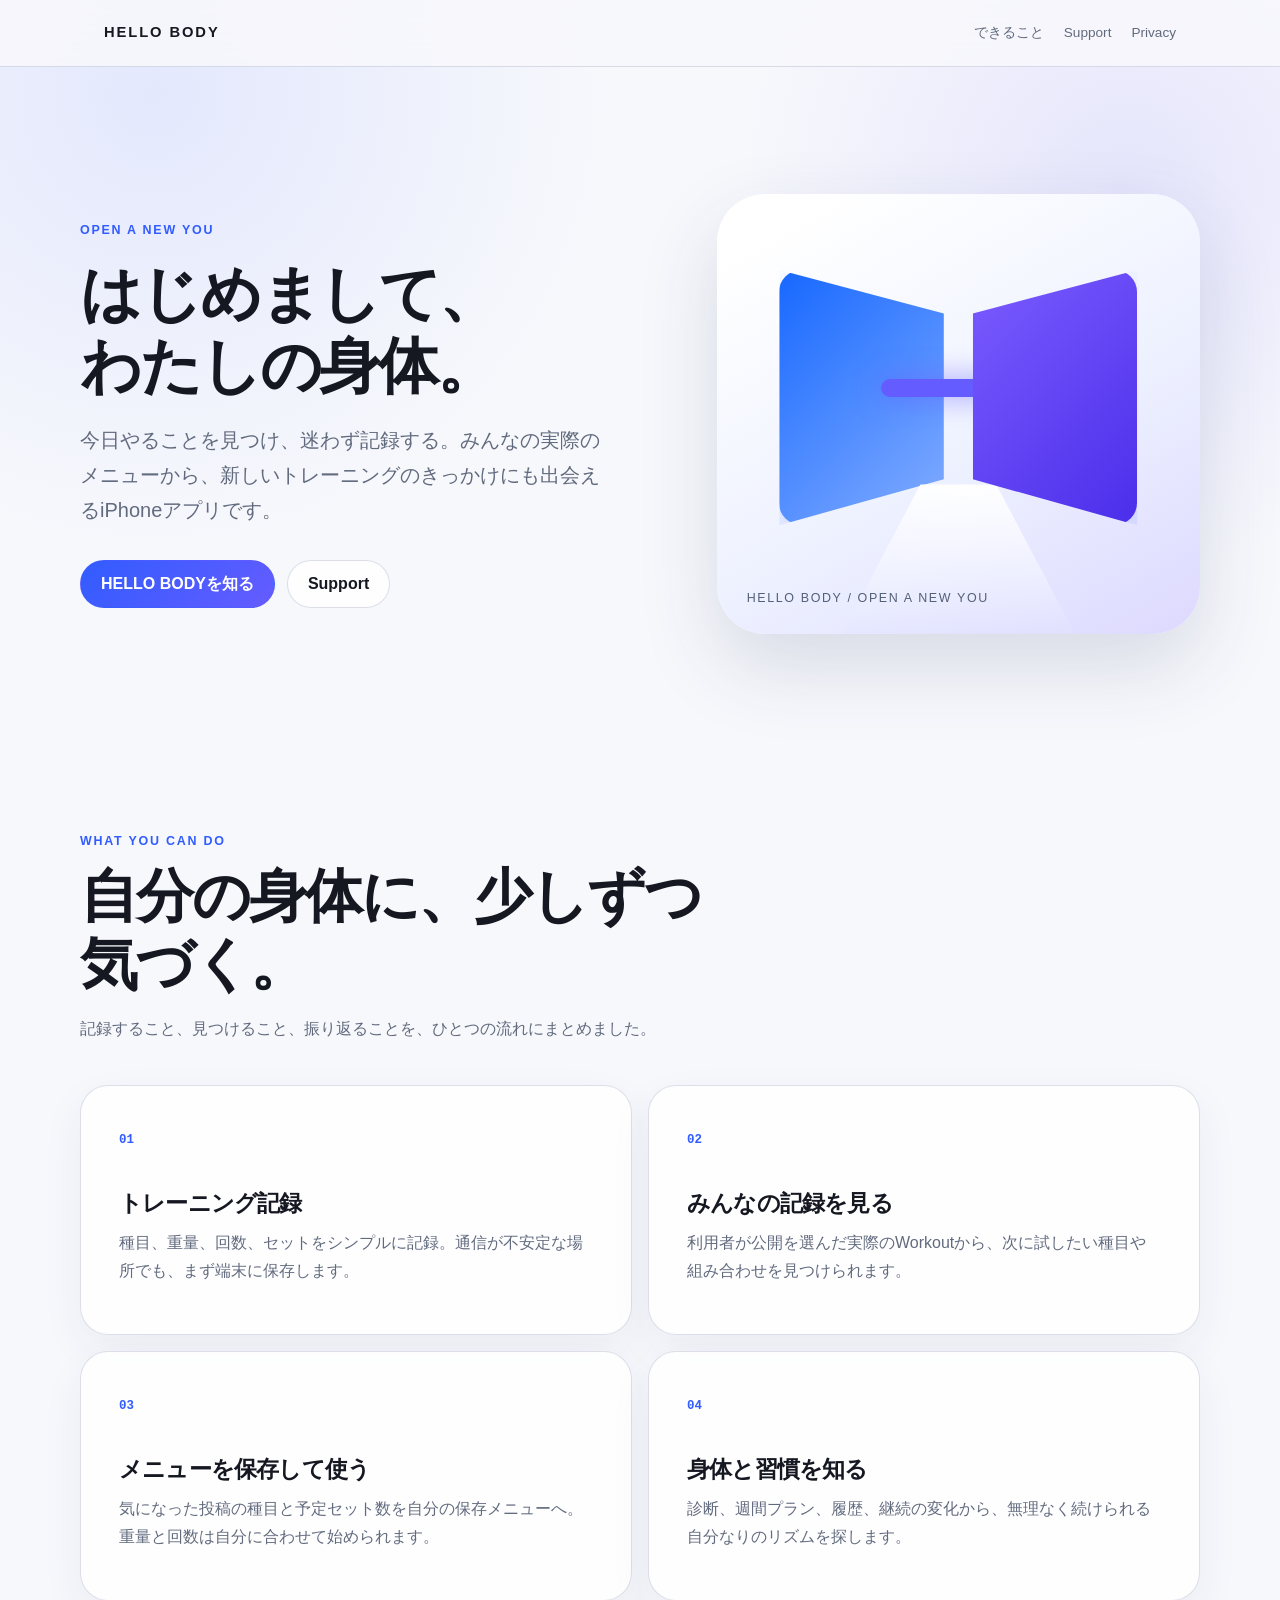
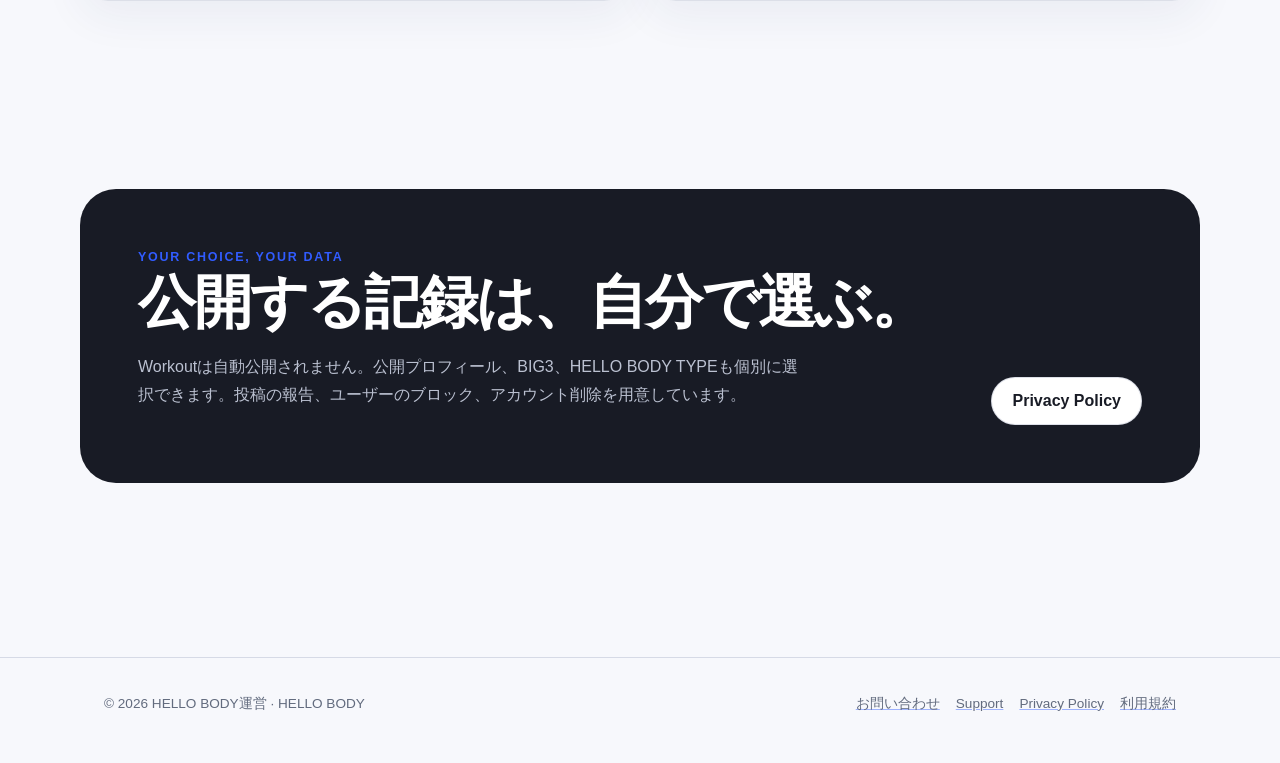
<file: index.html>
<!doctype html>
<html lang="ja">
<head>
  <meta charset="utf-8">
  <meta name="viewport" content="width=device-width, initial-scale=1">
  <meta name="description" content="HELLO BODYは、トレーニングを記録し、みんなの実際のメニューから次の一歩を見つけるiPhoneアプリです。">
  <title>HELLO BODY | はじめまして、わたしの身体。</title>
  <link rel="stylesheet" href="assets/site.css?v=20261016-hero2">
</head>
<body>
  <header class="site-header">
    <nav class="nav" aria-label="メインナビゲーション">
      <a class="brand" href="/">HELLO BODY</a>
      <div class="nav-links">
        <a href="#features">できること</a>
        <a href="/support/">Support</a>
        <a href="/privacy/">Privacy</a>
      </div>
    </nav>
  </header>

  <main class="page">
    <section class="hero">
      <div>
        <div class="eyebrow">OPEN A NEW YOU</div>
        <h1><span class="hero-title-line">はじめまして、</span><span class="hero-title-line">わたしの身体。</span></h1>
        <p class="hero-copy">今日やることを見つけ、迷わず記録する。みんなの実際のメニューから、新しいトレーニングのきっかけにも出会えるiPhoneアプリです。</p>
        <div class="hero-links">
          <a class="button primary" href="#features">HELLO BODYを知る</a>
          <a class="button" href="/support/">Support</a>
        </div>
      </div>
      <div class="door-stage" role="img" aria-label="新しい自分へひらく扉を表したHELLO BODYのモチーフ">
        <span class="door-light"></span>
        <span class="door-floor"></span>
        <span class="door-caption">HELLO BODY / OPEN A NEW YOU</span>
      </div>
    </section>

    <section class="section" id="features">
      <div class="section-heading">
        <div class="eyebrow">WHAT YOU CAN DO</div>
        <h2>自分の身体に、少しずつ気づく。</h2>
        <p>記録すること、見つけること、振り返ることを、ひとつの流れにまとめました。</p>
      </div>
      <div class="feature-grid">
        <article class="feature"><span class="feature-number">01</span><h3>トレーニング記録</h3><p>種目、重量、回数、セットをシンプルに記録。通信が不安定な場所でも、まず端末に保存します。</p></article>
        <article class="feature"><span class="feature-number">02</span><h3>みんなの記録を見る</h3><p>利用者が公開を選んだ実際のWorkoutから、次に試したい種目や組み合わせを見つけられます。</p></article>
        <article class="feature"><span class="feature-number">03</span><h3>メニューを保存して使う</h3><p>気になった投稿の種目と予定セット数を自分の保存メニューへ。重量と回数は自分に合わせて始められます。</p></article>
        <article class="feature"><span class="feature-number">04</span><h3>身体と習慣を知る</h3><p>診断、週間プラン、履歴、継続の変化から、無理なく続けられる自分なりのリズムを探します。</p></article>
      </div>
    </section>

    <section class="section">
      <div class="privacy-card">
        <div>
          <div class="eyebrow">YOUR CHOICE, YOUR DATA</div>
          <h2>公開する記録は、自分で選ぶ。</h2>
          <p>Workoutは自動公開されません。公開プロフィール、BIG3、HELLO BODY TYPEも個別に選択できます。投稿の報告、ユーザーのブロック、アカウント削除を用意しています。</p>
        </div>
        <a class="button" href="/privacy/">Privacy Policy</a>
      </div>
    </section>
  </main>

  <footer class="site-footer">
    <div class="footer-row">
      <span>© 2026 HELLO BODY運営 · HELLO BODY</span>
      <div class="footer-links"><a href="mailto:hellobody.support@gmail.com">お問い合わせ</a><a href="/support/">Support</a><a href="/privacy/">Privacy Policy</a><a href="/terms/">利用規約</a></div>
    </div>
  </footer>
</body>
</html>
</file>
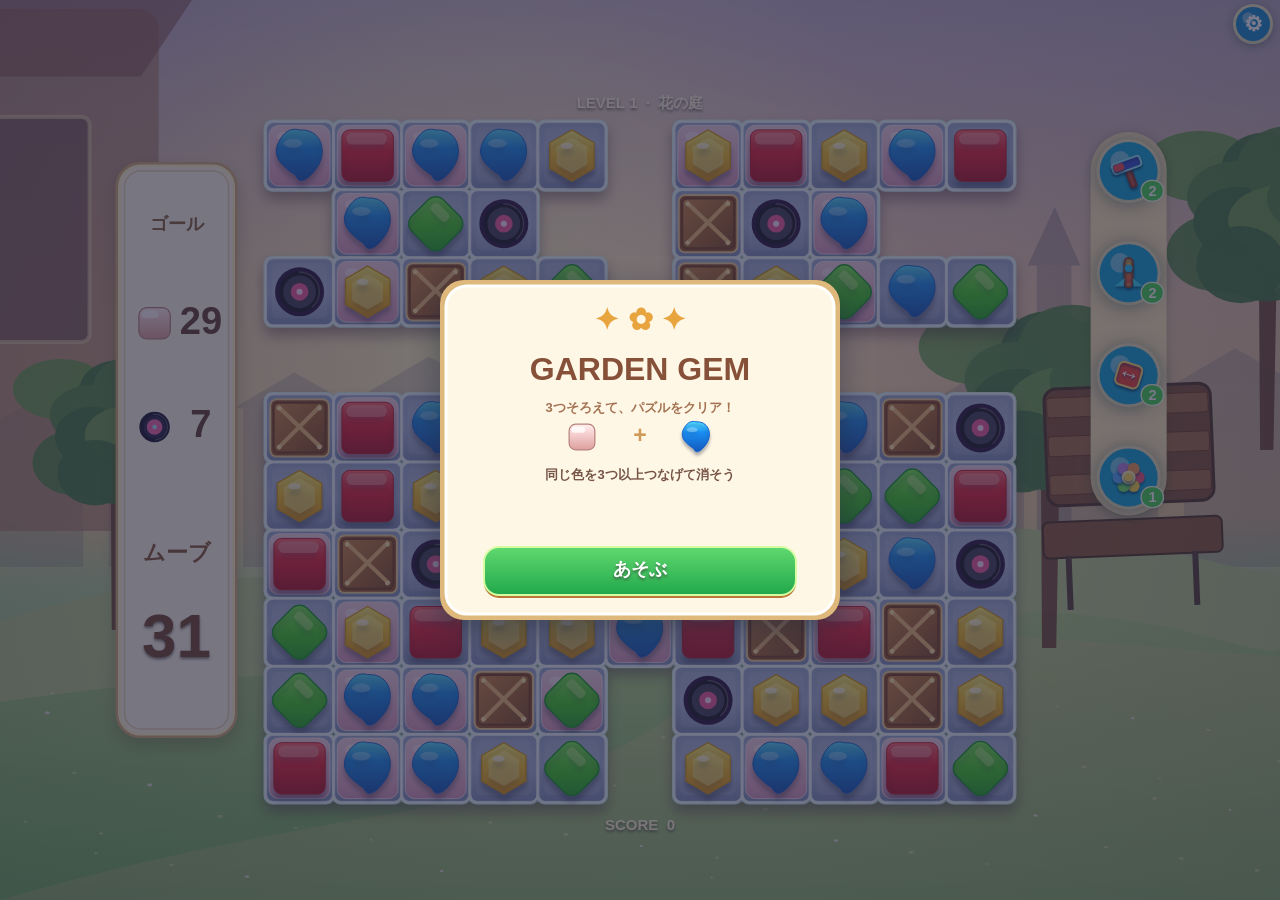
<file: garden-gem/index.html>
<!DOCTYPE html>
<html lang="ja">
<head>
<meta charset="utf-8" />
<meta name="viewport" content="width=device-width,initial-scale=1,maximum-scale=1,viewport-fit=cover,user-scalable=no" />
<meta name="theme-color" content="#c4dfed" />
<title>Garden Gem — パズルゲーム</title>
<style>
  :root{color-scheme:light;}
  *{box-sizing:border-box}html,body{margin:0;width:100%;height:100%;overflow:hidden;background:#c8e6ed;font-family:-apple-system,BlinkMacSystemFont,"Hiragino Kaku Gothic ProN","Noto Sans JP",Meiryo,sans-serif;touch-action:none;-webkit-tap-highlight-color:transparent;user-select:none;-webkit-user-select:none}
  #game{display:block;width:100%;height:100%;touch-action:none;cursor:default}
  #orientation{position:fixed;bottom:8px;left:50%;transform:translateX(-50%);pointer-events:none;color:#6a4c3d;font-size:10px;background:#fff8;border-radius:16px;padding:4px 12px;opacity:.0}
</style>
</head>
<body><canvas id="game" role="application" aria-label="3つ以上同じ色をそろえるパズルゲーム。タップ2回かドラッグでピースを入れ替えます。"></canvas><div id="orientation"></div>
<script>
(()=>{'use strict';
const canvas=document.getElementById('game'),ctx=canvas.getContext('2d',{alpha:false});
const TAU=Math.PI*2,COLS=11,ROWS=10,PALETTE=['#e53244','#218df1','#50d83b','#ffce36'];
const LEVELS=[
 {label:'花の庭',moves:31,mask:["11111011111","01110011100","11111011111","00000000000","11111111111","11111111111","11111111111","11111111111","11111011111","11111011111"],jellies:29,records:7,crates:11},
 {label:'風車の道',moves:32,mask:["00010111100","00111111110","01111111111","11111100111","01111101111","11111111111","01111111111","00111111110","00011111100","00001111000"],jellies:27,records:0,crates:10,stones:7},
 {label:'ひみつの広場',moves:34,mask:["11111011111","11111011111","01111111110","11111111111","11100100111","11111111111","01111111110","11111011111","11111011111","01111011110"],jellies:34,records:9,crates:12},
 {label:'虹の小径',moves:35,mask:["01111011110","11111111111","11111111111","11100000111","11111111111","11111111111","11100000111","11111111111","11111111111","01111011110"],jellies:35,records:6,crates:16},
 {label:'夕焼けの公園',moves:36,mask:["11111111111","11111111111","01111111110","00111111100","11111111111","11111111111","00111111100","01111111110","11111111111","11111111111"],jellies:38,records:10,crates:12}
];
let W=0,H=0, dpr=1, layout=null,grid=[],lvl=0,progress=1,score=0,moves=0,goalJelly=0,goalBlock=0,goalType='record',busy=false,selected=null,mode='welcome',tool=null,tools={hammer:2,rocket:2,shuffle:1,rainbow:1},floating=[],particles=[],pressed=null,shake=null,hint=null,lastAction=performance.now(),combo=0,turnNum=0,sound=true,faceSeed=1234,menuButtons=[],winStars=0;
const bkgStars=Array.from({length:34},(_,i)=>({x:(i*73+17)%1000/1000,y:(i*51+13)%500/500,a:.23+((i*17)%60)/100}));
try{progress=Math.max(1,Math.min(LEVELS.length,parseInt(localStorage.getItem('gardenGemUnlocked'))||1));sound=localStorage.getItem('gardenGemSound')!=='off';}catch(e){}
const rand=n=>Math.floor(Math.random()*n),clamp=(a,min,max)=>Math.max(min,Math.min(max,a)),mix=(a,b,t)=>a+(b-a)*t;
function rr(x,y,w,h,r,fill,stroke,lw=1){ctx.beginPath();ctx.roundRect(x,y,w,h,Math.min(r,w/2,h/2));if(fill){ctx.fillStyle=fill;ctx.fill();}if(stroke){ctx.strokeStyle=stroke;ctx.lineWidth=lw;ctx.stroke();}}
function txt(s,x,y,font,color,align='center',shadow=false){ctx.save();ctx.font=font;ctx.textAlign=align;ctx.textBaseline='middle';if(shadow){ctx.shadowColor='rgba(60,50,50,.65)';ctx.shadowBlur=3;ctx.shadowOffsetY=2}ctx.fillStyle=color;ctx.fillText(String(s),x,y);ctx.restore()}
function grad(x1,y1,x2,y2,colors){let g=ctx.createLinearGradient(x1,y1,x2,y2);colors.forEach(([p,c])=>g.addColorStop(p,c));return g}
function radial(x,y,r,c1,c2){const g=ctx.createRadialGradient(x,y,0,x,y,r);g.addColorStop(0,c1);g.addColorStop(1,c2);return g}
function ellipse(x,y,rx,ry,fill){if(typeof ry==='string'){fill=ry;ry=rx}ctx.beginPath();ctx.ellipse(x,y,rx,ry,0,0,TAU);ctx.fillStyle=fill;ctx.fill()}
function poly(pts,fill,stroke,lw=1){ctx.beginPath();pts.forEach(([x,y],i)=>i?ctx.lineTo(x,y):ctx.moveTo(x,y));ctx.closePath();ctx.fillStyle=fill;ctx.fill();if(stroke){ctx.strokeStyle=stroke;ctx.lineWidth=lw;ctx.stroke();}}
function resize(){let rect=canvas.getBoundingClientRect();W=rect.width;H=rect.height;dpr=Math.min(window.devicePixelRatio||1,2);canvas.width=Math.round(W*dpr);canvas.height=Math.round(H*dpr);ctx.setTransform(dpr,0,0,dpr,0,0);const land=W/H>1.18;let tile=land?Math.min(H/11.65,W/18.8):Math.min((W-22)/11,(H-260)/10.5);tile=Math.max(16,tile);let bw=COLS*tile,bh=ROWS*tile;let x=land?W/2-bw/2:W/2-bw/2,y=land?(H-bh)/2+12:Math.max(155,(H-bh)/2-4);const hud=land?{x:Math.max(12,x-Math.min(150,W*.14)),y:H*.18,w:Math.min(122,W*.12),h:H*.64}:{x:14,y:Math.max(58,y-91),w:W-28,h:70};const booster=land?{x:Math.min(W-54,x+bw+Math.max(24,(W-x-bw)*.43)),y:H*.19,vertical:true}:{x:W/2,y:Math.min(H-52,y+bh+45),vertical:false};layout={tile,bw,bh,x,y,land,hud,booster};}
window.addEventListener('resize',resize,{passive:true});resize();
function makeCell(){return {on:false,g:-1,s:null,j:0,block:null,hp:0}}
function maskAt(level,r,c){return LEVELS[level].mask[r][c]==='1'}
function startLevel(n,intro=false){lvl=clamp(n,0,LEVELS.length-1);let cfg=LEVELS[lvl];grid=Array.from({length:ROWS},(_,r)=>Array.from({length:COLS},(_,c)=>{let cell=makeCell();cell.on=maskAt(lvl,r,c);return cell}));
  let cells=[];for(let r=0;r<ROWS;r++)for(let c=0;c<COLS;c++)if(grid[r][c].on)cells.push({r,c});
  // Spread blockers across the playable area; avoid sealing narrow entrances.
  let picks=cells.filter(({r,c})=>r>=1&&r<=8&&((r+c)%3!==0));shuffle(picks);let obstacles=[];
  for(let i=0;i<cfg.crates;i++){let p=picks.pop();if(!p)break;let a=grid[p.r][p.c];a.block='crate';a.hp=1;obstacles.push(p)}
  let specialBlock=cfg.records?'record':'stone',total=cfg.records||cfg.stones||0;goalType=specialBlock;
  for(let i=0;i<total;i++){let p=picks.pop();if(!p)break;let a=grid[p.r][p.c];a.block=specialBlock;a.hp=1;obstacles.push(p)}
  goalBlock=total;
  const open=cells.filter(({r,c})=>!grid[r][c].block);shuffle(open);for(let i=0;i<Math.min(cfg.jellies,open.length);i++)grid[open[i].r][open[i].c].j=1;goalJelly=Math.min(cfg.jellies,open.length);
  // Guarantee that the opening board has no accidental automatic matches.
  for(let r=0;r<ROWS;r++)for(let c=0;c<COLS;c++){let a=grid[r][c];if(!a.on||a.block)continue;let valid=[0,1,2,3].filter(g=>!((c>=2&&grid[r][c-1]?.g===g&&grid[r][c-2]?.g===g)||(r>=2&&grid[r-1][c]?.g===g&&grid[r-2][c]?.g===g)));a.g=valid.length?valid[rand(valid.length)]:rand(4);}
  moves=cfg.moves;score=0;tool=null;tools={hammer:2,rocket:2,shuffle:2,rainbow:1};selected=null;busy=false;combo=0;floating=[];particles=[];turnNum=0;hint=null;lastAction=performance.now();mode=intro?'welcome':'play';
  if(!findMove())rearrange();}
function shuffle(a){for(let i=a.length-1;i>0;i--){let k=rand(i+1);[a[i],a[k]]=[a[k],a[i]]}return a}
function get(r,c){return (r>=0&&r<ROWS&&c>=0&&c<COLS)?grid[r][c]:null}
function gemCell(r,c){let a=get(r,c);return a&&a.on&&!a.block&&a.g>=0}
function swapGem(a,b){const A=get(a.r,a.c),B=get(b.r,b.c);[A.g,B.g]=[B.g,A.g];[A.s,B.s]=[B.s,A.s]}
function getMatches(){let groups=[];for(let r=0;r<ROWS;r++){let c=0;while(c<COLS){if(!gemCell(r,c)){c++;continue}let typ=grid[r][c].g,e=c+1;while(e<COLS&&gemCell(r,e)&&grid[r][e].g===typ)e++;if(e-c>=3)groups.push(Array.from({length:e-c},(_,i)=>({r,c:c+i})));c=e}}
  for(let c=0;c<COLS;c++){let r=0;while(r<ROWS){if(!gemCell(r,c)){r++;continue}let typ=grid[r][c].g,e=r+1;while(e<ROWS&&gemCell(e,c)&&grid[e][c].g===typ)e++;if(e-r>=3)groups.push(Array.from({length:e-r},(_,i)=>({r:r+i,c})));r=e}}return groups}
function findMove(){let options=[];for(let r=0;r<ROWS;r++)for(let c=0;c<COLS;c++){if(!gemCell(r,c))continue;for(let [dr,dc] of [[0,1],[1,0]]){let t={r:r+dr,c:c+dc};if(!gemCell(t.r,t.c))continue;let a={r,c},A=get(r,c),B=get(t.r,t.c);if(A.s||B.s)return[a,t];if(A.g===B.g)continue;swapGem(a,t);let good=getMatches().length>0;swapGem(a,t);if(good)options.push([a,t])}}return options.length?options[rand(options.length)]:null}
function rearrange(){let positions=[];for(let r=0;r<ROWS;r++)for(let c=0;c<COLS;c++)if(gemCell(r,c)){let a=grid[r][c];positions.push(a);a.s=null}for(let tryN=0;tryN<90;tryN++){let vals=shuffle(positions.map(a=>a.g));positions.forEach((a,i)=>a.g=vals[i]);if(!getMatches().length&&findMove())return}for(let r=0;r<ROWS;r++)for(let c=0;c<COLS;c++){let a=get(r,c);if(a.on&&!a.block){a.g=rand(4);a.s=null}}}
function delay(ms){return new Promise(ok=>setTimeout(ok,ms))}
function tone(freq=450,len=.1,type='sine',volume=.045){if(!sound)return;try{let ac=window._gardenAudio||(window._gardenAudio=new (window.AudioContext||window.webkitAudioContext)());if(ac.state==='suspended')ac.resume();let o=ac.createOscillator(),g=ac.createGain(),t=ac.currentTime;o.type=type;o.frequency.setValueAtTime(freq,t);o.frequency.exponentialRampToValueAtTime(freq*1.2,t+len);g.gain.setValueAtTime(volume,t);g.gain.exponentialRampToValueAtTime(.0001,t+len);o.connect(g);g.connect(ac.destination);o.start();o.stop(t+len+.01)}catch(e){}}
function vibrate(ms=12){try{navigator.vibrate?.(ms)}catch(e){}}
function spawnBurst(r,c,color='#fff1a0',number=10){let p=toPx(r,c);for(let i=0;i<number;i++){let a=Math.random()*TAU,s=(Math.random()*.12+.05)*layout.tile;particles.push({x:p.x,y:p.y,vx:Math.cos(a)*s*4,vy:Math.sin(a)*s*4-.5,age:0,life:400+rand(350),color,size:2+Math.random()*4})}}
function floatLabel(t,r,c,color='#fff'){let p=toPx(r,c);floating.push({t,x:p.x,y:p.y,age:0,color})}
function hasGoal(){return goalJelly<=0&&goalBlock<=0}
function endTurn(){busy=false;selected=null;hint=null;lastAction=performance.now();if(hasGoal()){mode='won';winStars=score>7500?3:score>3900?2:1;progress=Math.max(progress,lvl+2);try{localStorage.setItem('gardenGemUnlocked',String(Math.min(LEVELS.length,progress)))}catch(e){};tone(660,.28);setTimeout(()=>tone(880,.27),120);return}
  if(moves<=0){mode='lost';tone(245,.28);return}
  if(!findMove()){rearrange();floatLabel('シャッフル！',5,5,'#fff');tone(530,.2)} }
function breakBlock(a){if(!a||!a.block)return;const wasGoal=a.block===goalType;a.block=null;a.hp=0;a.g=rand(4);if(wasGoal)goalBlock=Math.max(0,goalBlock-1)}
function addGoalDamage(r,c,hitAlready){let around=[[0,0],[-1,0],[1,0],[0,-1],[0,1]];for(let [dr,dc] of around){let nr=r+dr,nc=c+dc,v=get(nr,nc);if(!v||!v.on||!v.block)continue;let key=nr+':'+nc;if(hitAlready.has(key))continue;hitAlready.add(key);v.hp--;if(v.hp<=0){breakBlock(v);spawnBurst(nr,nc,'#e6c3a2',13);score+=120;} }}
function explodeAround(r,c,rad,removed){for(let rr=r-rad;rr<=r+rad;rr++)for(let cc=c-rad;cc<=c+rad;cc++){let a=get(rr,cc);if(a&&a.on){if(a.block){breakBlock(a);spawnBurst(rr,cc,'#fff0b8',10)}else if(a.g>=0)removed.add(rr+':'+cc)}}}
function specialBlast(r,c,s,removed){let rowRange=[],colRange=[];if(s==='h'||s==='bomb'||s==='rainbow')for(let cc=0;cc<COLS;cc++)rowRange.push([r,cc]);if(s==='v'||s==='bomb')for(let rr=0;rr<ROWS;rr++)colRange.push([rr,c]);if(s==='bomb'){explodeAround(r,c,1,removed);return}if(s==='rainbow'){let hits=[];for(let rr=0;rr<ROWS;rr++)for(let cc=0;cc<COLS;cc++)if(gemCell(rr,cc))hits.push([rr,cc]);shuffle(hits);hits.slice(0,Math.ceil(hits.length*.36)).forEach(([rr,cc])=>removed.add(rr+':'+cc));return}for(let [rr,cc] of [...rowRange,...colRange]){let a=get(rr,cc);if(a?.on){if(a.block){breakBlock(a)}else if(a.g>=0)removed.add(rr+':'+cc)}}}
async function clearMatches(groups,fromSwap=null){if(!groups.length)return false;let removed=new Set(),bonus=null;const involved=new Map();groups.forEach(g=>g.forEach(p=>{let key=p.r+':'+p.c;removed.add(key);involved.set(key,(involved.get(key)||0)+1)}));
  if(fromSwap){let target=fromSwap.b;let line=groups.find(g=>g.length>=4&&g.some(p=>p.r===target.r&&p.c===target.c))||groups.find(g=>g.length>=4);let cross=[...involved].find(([,ct])=>ct>=2);
    if(cross)bonus={r:fromSwap.b.r,c:fromSwap.b.c,s:'bomb'};
    else if(line){let targetPos=line.find(p=>p.r===target.r&&p.c===target.c)||line[Math.floor(line.length/2)];bonus={...targetPos,s:line.length>=5?'rainbow':line[0].r===line[1].r?'h':'v'};}
  }else{let line=groups.find(g=>g.length>=4);if(line){let mid=line[Math.floor(line.length/2)];bonus={...mid,s:line.length>=5?'rainbow':line[0].r===line[1].r?'h':'v'}}}
  if(bonus)removed.delete(bonus.r+':'+bonus.c);
  // Cascade existing special pieces if they are matched.
  for(let iter=0;iter<3;iter++){let old=removed.size;for(let k of [...removed]){let [r,c]=k.split(':').map(Number),a=get(r,c);if(a?.s){let special=a.s;a.s=null;specialBlast(r,c,special,removed)}}if(removed.size===old)break}
  tone(335+combo*80,.095,'sine',.05);vibrate(15);await delay(125);
  const hitAlready=new Set();for(let k of removed){let [r,c]=k.split(':').map(Number),a=get(r,c);if(!a||!a.on||a.block)continue;if(a.j){a.j--;goalJelly=Math.max(0,goalJelly-1);score+=50;spawnBurst(r,c,'#f8b5e8',6)}addGoalDamage(r,c,hitAlready);a.g=-1;a.s=null;score+=75+combo*20;spawnBurst(r,c,PALETTE[rand(4)],5)}
  if(bonus){let cell=get(bonus.r,bonus.c);if(cell&&!cell.block){cell.s=bonus.s;cell.g=0;floatLabel(bonus.s==='rainbow'?'レインボー！':'スペシャル！',bonus.r,bonus.c,'#fff4a5');tone(700,.14)}}
  gravity();if(combo>1)floatLabel('COMBO × '+combo,4,5,'#fff5a2');await delay(160);return true}
function gravity(){for(let c=0;c<COLS;c++){let r=ROWS-1;while(r>=0){let end=r;while(end>=0&&(!grid[end][c].on||grid[end][c].block))end--;if(end<0){r=-1;break}let start=end;while(start-1>=0&&grid[start-1][c].on&&!grid[start-1][c].block)start--;let list=[];for(let k=end;k>=start;k--)if(grid[k][c].g>=0)list.push({g:grid[k][c].g,s:grid[k][c].s});for(let k=end;k>=start;k--){let val=list[end-k]||{g:rand(4),s:null};grid[k][c].g=val.g;grid[k][c].s=val.s}r=start-1}}}
async function resolve(fromSwap){let n=0;while(n<18){let groups=getMatches();if(!groups.length)break;combo=++n;await clearMatches(groups,n===1?fromSwap:null);if(hasGoal())break;}endTurn()}
async function performSwap(a,b){if(busy||mode!=='play')return;let A=get(a.r,a.c),B=get(b.r,b.c);if(!gemCell(a.r,a.c)||!gemCell(b.r,b.c))return;if(Math.abs(a.r-b.r)+Math.abs(a.c-b.c)!==1){selected=b;return}
  busy=true;selected=null;lastAction=performance.now();swapGem(a,b);tone(310,.065,'sine',.027);
  if(A.s||B.s){moves--;turnNum++;let used=[{p:a,s:A.s},{p:b,s:B.s}].filter(o=>o.s);await delay(125);let removed=new Set([a.r+':'+a.c,b.r+':'+b.c]);for(let q of used)specialBlast(q.p.r,q.p.c,q.s,removed);const hitAlready=new Set();for(let k of removed){let [r,c]=k.split(':').map(Number),z=get(r,c);if(!z?.on||z.block)continue;if(z.j){z.j--;goalJelly=Math.max(0,goalJelly-1);score+=50}addGoalDamage(r,c,hitAlready);z.g=-1;z.s=null;score+=90;spawnBurst(r,c,'#ffde61',7)}gravity();await delay(140);await resolve(null);return}
  const m=getMatches();if(!m.length){await delay(120);swapGem(a,b);shake={r:a.r,c:a.c,until:performance.now()+250};tone(210,.13,'triangle',.02);busy=false;return}
  moves--;turnNum++;combo=0;await delay(90);await resolve({a,b});}
async function useTool(r,c){if(busy||!tool||mode!=='play')return;let kind=tool;let a=get(r,c);if(kind!=='shuffle'&&(!a||!a.on))return;if(tools[kind]<=0){tool=null;return}busy=true;tools[kind]--;tool=null;selected=null;lastAction=performance.now();tone(650,.16,'triangle',.08);
  if(kind==='shuffle'){rearrange();floatLabel('シャッフル！',5,5,'#fff');await delay(260);endTurn();return}
  let rem=new Set();if(kind==='hammer'){if(a.block){breakBlock(a)}else{rem.add(r+':'+c)}}
  if(kind==='rocket')for(let cc=0;cc<COLS;cc++)rem.add(r+':'+cc);
  if(kind==='rainbow'){let chosen=a.g,active=[];for(let rr=0;rr<ROWS;rr++)for(let cc=0;cc<COLS;cc++)if(gemCell(rr,cc)&&grid[rr][cc].g===chosen)active.push(rr+':'+cc);active.forEach(z=>rem.add(z))}
  let hitAlready=new Set();for(let k of rem){let [rr,cc]=k.split(':').map(Number),z=get(rr,cc);if(!z?.on)continue;if(z.block){breakBlock(z)}else {if(z.j){z.j--;goalJelly=Math.max(0,goalJelly-1);score+=50}addGoalDamage(rr,cc,hitAlready);z.g=-1;z.s=null;score+=75}spawnBurst(rr,cc,'#ffe16a',12)}
  spawnBurst(r,c,'#ffffff',25);await delay(230);gravity();await delay(170);combo=0;await resolve(null)}
function toPx(r,c){return {x:layout.x+(c+.5)*layout.tile,y:layout.y+(r+.5)*layout.tile}}
function locate(x,y){let c=Math.floor((x-layout.x)/layout.tile),r=Math.floor((y-layout.y)/layout.tile);return get(r,c)?.on?{r,c}:null}
function inRect(x,y,rx,ry,rw,rh){return x>=rx&&x<=rx+rw&&y>=ry&&y<=ry+rh}
function makeHit(name,x,y,w,h,action){menuButtons.push({name,x,y,w,h,action})}
function pointerAt(e){let r=canvas.getBoundingClientRect();return {x:e.clientX-r.left,y:e.clientY-r.top}}
canvas.addEventListener('pointerdown',e=>{e.preventDefault();try{canvas.setPointerCapture(e.pointerId)}catch(_){}let p=pointerAt(e);pressed={...p,cell:locate(p.x,p.y),start:performance.now()}});
canvas.addEventListener('pointerup',e=>{e.preventDefault();let p=pointerAt(e),pr=pressed;pressed=null;if(!pr)return;
  for(let i=menuButtons.length-1;i>=0;i--){let b=menuButtons[i];if(inRect(p.x,p.y,b.x,b.y,b.w,b.h)){b.action();return}}
  if(mode!=='play'||busy)return;let picked=locate(p.x,p.y);if(tool){if(tool==='shuffle')useTool(5,5);else if(picked)useTool(picked.r,picked.c);return}
  if(pr.cell&&picked&&(pr.cell.r!==picked.r||pr.cell.c!==picked.c)){performSwap(pr.cell,picked);return}
  if(!picked){selected=null;return}if(selected){if(selected.r===picked.r&&selected.c===picked.c){selected=null;return}if(Math.abs(selected.r-picked.r)+Math.abs(selected.c-picked.c)===1){performSwap(selected,picked);return}}
  selected=picked;tone(510,.045,'sine',.018);
});
canvas.addEventListener('pointercancel',()=>{pressed=null});
window.addEventListener('keydown',e=>{if(e.key==='Escape'){if(mode==='settings')mode='play';else if(mode==='play')mode='settings'}if(e.key.toLowerCase()==='r'&&mode==='play')startLevel(lvl);if(e.key.toLowerCase()==='h'&&mode==='play')hint=findMove()});
function drawBackdrop(t){ctx.fillStyle=grad(0,0,0,H,[[0,'#cdbad8'],[.32,'#f9d5ba'],[.57,'#f8d9a4'],[.65,'#bfdda5'],[1,'#76b571']]);ctx.fillRect(0,0,W,H);
  // Sunrise and luminous haze.
  let sx=W*.38,sy=H*.39;ctx.fillStyle=radial(sx,sy,H*.52,'rgba(255,249,195,.9)','rgba(255,241,190,0)');ctx.fillRect(0,0,W,H);ellipse(sx,sy,H*.067,H*.067,'rgba(255,246,186,.6)');
  // Faint castle skyline.
  for(let i=0;i<11;i++){let x=W*(i*.105-.02),height=H*(.14+(i*13%11)*.009),yb=H*.63;ctx.fillStyle='rgba(113,114,139,.24)';ctx.fillRect(x,yb-height,W*.085,height);poly([[x-W*.008,yb-height],[x+W*.04,yb-height-H*.04],[x+W*.09,yb-height]],'rgba(116,116,140,.26)')}
  for(let i=0;i<4;i++){let x=W*(.12+i*.23),y=H*.59,ht=H*(.25+i%2*.045);ctx.fillStyle='rgba(100,101,129,.30)';ctx.fillRect(x,y-ht,W*.027,ht);poly([[x-W*.007,y-ht],[x+W*.014,y-ht-H*.065],[x+W*.034,y-ht]],'rgba(105,102,125,.35)')}
  // Layered soft green hills.
  ctx.beginPath();ctx.moveTo(0,H*.69);ctx.bezierCurveTo(W*.21,H*.59,W*.4,H*.68,W*.54,H*.64);ctx.bezierCurveTo(W*.79,H*.53,W*.91,H*.62,W,H*.64);ctx.lineTo(W,H);ctx.lineTo(0,H);ctx.fillStyle='#c4d997';ctx.fill();
  ctx.beginPath();ctx.moveTo(0,H*.78);ctx.bezierCurveTo(W*.28,H*.72,W*.53,H*.76,W*.7,H*.69);ctx.bezierCurveTo(W*.88,H*.65,W*.99,H*.74,W,H*.72);ctx.lineTo(W,H);ctx.lineTo(0,H);ctx.fillStyle=grad(0,H*.68,0,H,[[0,'#bad78c'],[1,'#7bbb69']]);ctx.fill();
  // Garden path / flower dots.
  ctx.beginPath();ctx.moveTo(0,H);ctx.bezierCurveTo(W*.29,H*.88,W*.41,H*.92,W*.54,H*.78);ctx.bezierCurveTo(W*.68,H*.68,W*.73,H*.70,W,H*.73);ctx.lineTo(W,H);ctx.fillStyle='rgba(233,205,151,.27)';ctx.fill();
  for(let i=0;i<60;i++){let x=((i*173+41)%1000)/1000*W,y=H*(.77+((i*61)%210)/1000);let r=1.5+((i*7)%5)*.3;ellipse(x,y,r,r*.6,i%4?'rgba(231,238,174,.60)':'rgba(255,245,240,.8)')}
  // Left house.
  ctx.save();ctx.globalAlpha=.64;rr(-W*.036,H*.01,W*.16,H*.58,W*.015,'#b8876f');rr(-W*.015,H*.13,W*.085,H*.25,8,'#79545c','#fae5b8',4);poly([[0,0],[W*.15,0],[W*.11,H*.085],[0,H*.085]],'#9c6465');ctx.restore();
  // Trees arranged at edges so the board remains legible.
  drawTree(W*.092,H*.70,H*.28);drawTree(W*.82,H*.72,H*.35);drawTree(W*.99,H*.50,H*.33);
  // Bench at the right.
  if(layout.land){let bx=W*.865,by=H*.60;ctx.save();ctx.translate(bx,by);ctx.rotate(-.04);rr(-W*.045,-H*.17,W*.13,H*.13,12,'#8b5a3c','#583c2c',3);for(let j=0;j<3;j++)rr(-W*.043,-H*.16+j*H*.043,W*.126,H*.022,3,'#ae764e','#79452c',1);rr(-W*.05,-H*.022,W*.14,H*.04,6,'#95613e','#573a27',2);ctx.fillStyle='#5c483c';ctx.fillRect(-W*.033,H*.016,6,H*.06);ctx.fillRect(W*.066,H*.016,6,H*.06);ctx.restore()}
  // Vignette.
  const v=ctx.createRadialGradient(W/2,H*.5,Math.min(W,H)*.24,W/2,H*.53,Math.max(W,H)*.8);v.addColorStop(0,'rgba(0,0,0,0)');v.addColorStop(1,'rgba(33,62,34,.20)');ctx.fillStyle=v;ctx.fillRect(0,0,W,H);
}
function drawTree(x,base,h){ctx.save();ctx.globalAlpha=.95;let tr=h*.15;poly([[x-tr*.16,base],[x-tr*.19,base-h*.72],[x+tr*.23,base-h*.74],[x+tr*.14,base]],'#7c513d');for(let i=0;i<17;i++){let dx=Math.sin(i*2.45)*h*(.11+.06*(i%3)),dy=Math.cos(i*1.69)*h*.17;let py=base-h*.79+dy;ellipse(x+dx,py,h*(.15+.02*(i%3)),h*(.12+.01*(i%2)),i%3===0?'#4f8649':i%3===1?'#639752':'#7cae5a')}ctx.restore()}
function drawPanel(x,y,w,h){ctx.save();ctx.shadowColor='rgba(74,64,43,.30)';ctx.shadowBlur=17;ctx.shadowOffsetY=7;rr(x,y,w,h,Math.min(25,w*.2),'#d6ac75');ctx.restore();rr(x+4,y+4,w-8,h-8,Math.min(21,w*.2),'#fff7e7','#fff7cb',3);rr(x+9,y+9,w-18,h-18,Math.min(16,w*.16),'#fdf8e9','#e6d6af',1.4)}
function drawTopUI(t){let L=layout,tile=L.tile,land=L.land,HUD=L.hud,b=L.booster;
  if(land){drawPanel(HUD.x,HUD.y,HUD.w,HUD.h);txt('ゴール',HUD.x+HUD.w/2,HUD.y+HUD.h*.11,`bold ${Math.max(12,Math.min(18,tile*.38))}px sans-serif`,'#88623b');let rowY=[HUD.y+HUD.h*.28,HUD.y+HUD.h*.46];drawObjective(HUD.x+HUD.w*.32,rowY[0],HUD.w*.33,'jelly');txt(goalJelly,HUD.x+HUD.w*.70,rowY[0],`900 ${Math.max(18,tile*.56)}px sans-serif`,'#654237');drawObjective(HUD.x+HUD.w*.32,rowY[1],HUD.w*.32,goalType);txt(goalBlock,HUD.x+HUD.w*.70,rowY[1],`900 ${Math.max(18,tile*.56)}px sans-serif`,'#654237');txt('ムーブ',HUD.x+HUD.w/2,HUD.y+HUD.h*.68,`bold ${Math.max(12,tile*.33)}px sans-serif`,'#875937');txt(moves,HUD.x+HUD.w/2,HUD.y+HUD.h*.83,`900 ${tile*.91}px sans-serif`,moves<6?'#d83d48':'#764a35', 'center',true)}
  else{drawPanel(HUD.x,HUD.y,HUD.w,HUD.h);txt(`LEVEL ${lvl+1}  ${LEVELS[lvl].label}`,HUD.x+18,HUD.y+19,'bold 12px sans-serif','#80543b','left');let startX=HUD.x+18,by=HUD.y+47;drawObjective(startX,by,23,'jelly');txt(goalJelly,startX+30,by,'bold 19px sans-serif','#624035','left');drawObjective(startX+85,by,23,goalType);txt(goalBlock,startX+112,by,'bold 19px sans-serif','#624035','left');txt('のこり',HUD.x+HUD.w-66,HUD.y+21,'bold 12px sans-serif','#79503b');txt(moves,HUD.x+HUD.w-66,HUD.y+49,'900 30px sans-serif',moves<6?'#e54d53':'#6d4938')}
  let gearX=W-27,gearY=land?24:28;roundButton(gearX,gearY,17,'#138ad0','#f1faff');txt('⚙',gearX,gearY+1,'bold 21px sans-serif','#fff');makeHit('settings',gearX-24,gearY-24,48,48,()=>{if(mode==='play')mode='settings'});
  if(land){txt('LEVEL '+(lvl+1)+'  ·  '+LEVELS[lvl].label,W/2,Math.max(22,L.y-18),'900 15px sans-serif','#fff6dd','center',true);txt('SCORE  '+score,W/2,Math.min(H-16,L.y+L.bh+23),'bold 15px sans-serif','#fff7d4','center',true)}
  else{txt('SCORE  '+score,W/2,L.y+L.bh+18,'bold 13px sans-serif','#fff7dd','center',true)}
  drawBoosters(t)}
function roundButton(x,y,r,bg,fg){ctx.save();ctx.shadowColor='rgba(43,80,71,.36)';ctx.shadowBlur=r*.7;ctx.shadowOffsetY=2;ellipse(x,y,r+3,'rgba(255,246,202,.96)');ellipse(x,y,r,bg);ctx.restore();ellipse(x-r*.29,y-r*.35,r*.34,'rgba(255,255,255,.40)')}
function drawBoosters(t){let b=layout.booster,tile=layout.tile,spacing=layout.land?Math.min(tile*1.5,(H*.65)/4):Math.min(80,(W-30)/4),r=layout.land?Math.min(tile*.56,29):Math.min(tile*.72,26),kinds=['hammer','rocket','shuffle','rainbow'];if(layout.land){let px=b.x,py=b.y+3*spacing/2;ctx.save();ctx.shadowColor='rgba(65,77,33,.28)';ctx.shadowBlur=10;ctx.shadowOffsetY=3;rr(px-r-9,b.y-r-10,(r+9)*2,spacing*3+r*2+19,r+16,'#ffebba');ctx.restore()}
  kinds.forEach((kind,i)=>{let x=b.vertical?b.x:b.x+(i-1.5)*spacing,y=b.vertical?b.y+i*spacing:b.y;let enabled=tools[kind]>0;let isActive=tool===kind;
    if(isActive){ellipse(x,y,r+8,radial(x,y,r+11,'rgba(255,255,140,.82)','rgba(255,255,255,0)'));ellipse(x,y,r+5,'#fff2a0')}
    roundButton(x,y,r,enabled?'#0fa6d9':'#7597a0','#fff');drawToolIcon(kind,x,y,r*.70);rr(x+r*.43,y+r*.32,r*.77,r*.72,r*.35,enabled?'#45d651':'#9aaba0','#f4ffe5',1.3);txt(tools[kind],x+r*.82,y+r*.71,`900 ${Math.max(11,r*.5)}px sans-serif`,'white');
    makeHit('tool-'+kind,x-r-5,y-r-5,(r+5)*2,(r+5)*2,()=>{if(mode!=='play'||busy)return;if(!tools[kind]){floatLabel('残り0',4,5);return}if(kind==='shuffle'){tool='shuffle';useTool(5,5)}else{tool=tool===kind?null:kind;selected=null}})
  });if(tool)txt('ピースをタップ',b.vertical?b.x:W/2,b.vertical?b.y+4*spacing:b.y-r-16,'bold 13px sans-serif','#fff','center',true);
}
function drawToolIcon(kind,x,y,r){ctx.save();ctx.translate(x,y);ctx.shadowColor='rgba(0,43,89,.65)';ctx.shadowBlur=3;ctx.shadowOffsetY=2;if(kind==='hammer'){ctx.rotate(-.35);rr(-r*.14,-r*.22,r*.28,r*1.05,r*.11,'#db5635','#803b2c',2);rr(-r*.72,-r*.57,r*1.45,r*.51,r*.15,'#3353d7','#91e6fb',2);rr(-r*.66,-r*.50,r*.53,r*.35,r*.12,'#ee4d54')}
  if(kind==='rocket'){rr(-r*.2,-r*.75,r*.4,r*1.45,r*.2,grad(0,-r,0,r,[[0,'#f9f59c'],[.34,'#fa9e23'],[.7,'#df5539'],[1,'#ffe37a']]),'#85492d',2);poly([[-r*.2,r*.25],[-r*.7,r*.65],[-r*.25,r*.66]],'#36dafa');poly([[r*.2,r*.25],[r*.7,r*.65],[r*.25,r*.66]],'#36dafa');ellipse(0,-r*.24,r*.19,'#20c4fe')}
  if(kind==='shuffle'){ctx.rotate(.3);rr(-r*.59,-r*.58,r*1.18,r*1.15,r*.26,'#ef4638','#ffe07a',2);txt('↔',0,0,`900 ${r*1.1}px sans-serif`,'#fff')}
  if(kind==='rainbow'){for(let j=0;j<6;j++){let a=j*TAU/6;ellipse(Math.cos(a)*r*.49,Math.sin(a)*r*.49,r*.30,['#ed567c','#f8d848','#6de763','#54aaff','#b883e4','#f29b59'][j])}ellipse(0,0,r*.34,'#fff1b1');ellipse(0,0,r*.2,'#fede56')}
  ctx.restore()}
function drawObjective(x,y,s,type){ctx.save();ctx.translate(x,y);if(type==='jelly'){rr(-s*.39,-s*.39,s*.78,s*.78,s*.2,grad(0,-s*.4,0,s*.4,[[0,'#fff2ef'],[.3,'#f9d6d7'],[1,'#dc9f9c']]),'#b6817c',1.2);rr(-s*.32,-s*.31,s*.42,s*.18,s*.08,'rgba(255,255,255,.75)')}else if(type==='record'){ellipse(0,0,s*.39,'#1b1a34');ellipse(0,0,s*.28,'#2a284a');ellipse(0,0,s*.20,'#f36aae');ellipse(0,0,s*.056,'#a6eaff');ctx.strokeStyle='#616074';ctx.lineWidth=1;ctx.beginPath();ctx.arc(0,0,s*.33,-1.7,1.5);ctx.stroke()}else{rr(-s*.39,-s*.39,s*.78,s*.78,s*.19,'#eee3c8','#a88860',1.5);ellipse(0,0,s*.29,'#bda384');txt('✿',0,1,`bold ${s*.51}px sans-serif`,'#805e45')};ctx.restore()}
function drawBoard(t){let L=layout,T=L.tile,x0=L.x,y0=L.y;
  ctx.save();ctx.shadowColor='rgba(67,45,64,.44)';ctx.shadowBlur=14;ctx.shadowOffsetY=8;for(let r=0;r<ROWS;r++)for(let c=0;c<COLS;c++){if(!grid[r][c].on)continue;rr(x0+c*T-2,y0+r*T-2,T+4,T+4,T*.13,'#d3f4f8')}ctx.restore();
  for(let r=0;r<ROWS;r++)for(let c=0;c<COLS;c++){let cell=grid[r][c];if(!cell.on)continue;let x=x0+c*T,y=y0+r*T;
    rr(x-1,y-1,T+2,T+2,T*.13,'#eef9f3');rr(x+1,y+1,T-2,T-2,T*.10,grad(x,y,x,y+T,[[0,'#9aa9cd'],[.5,'#a8b5da'],[1,'#808fb7']]),'#e1eafd',1);
    rr(x+T*.095,y+T*.08,T*.81,T*.81,T*.08,'rgba(238,241,255,.11)');
    if(cell.j)drawJelly(x,y,T,t);
    if(cell.block)drawBlock(x,y,T,cell.block);
    else if(cell.g>=0){let xx=x+T/2,yy=y+T/2;if(shake&&shake.r===r&&shake.c===c&&performance.now()<shake.until)xx+=Math.sin(t*.08)*3;
      let s=selected?.r===r&&selected?.c===c;let pulse=hint?.some(p=>p.r===r&&p.c===c)&&performance.now()-lastAction>8000;let scale=s?1.1:pulse?1+.065*Math.sin(t*.009):1;
      if(s)rr(x+1,y+1,T-2,T-2,T*.11,'rgba(255,249,124,.6)','#ffe75f',2);
      drawGem(xx,yy,T*.82,cell.g,cell.s,scale,t)
    }
  }
  if(tool){ctx.save();ctx.strokeStyle='rgba(255,238,125,.65)';ctx.lineWidth=3;rr(x0-4,y0-4,L.bw+8,L.bh+8,12,null,'rgba(255,255,165,.75)',4);ctx.restore()}
}
function drawJelly(x,y,T,t){let g=ctx.createLinearGradient(x,y,x,y+T);g.addColorStop(0,'rgba(255,223,231,.83)');g.addColorStop(1,'rgba(248,147,187,.68)');rr(x+T*.055,y+T*.055,T*.89,T*.89,T*.14,g,'rgba(255,243,248,.7)',1);ctx.fillStyle='rgba(255,255,255,.52)';ellipse(x+T*.27,y+T*.22,T*.1,T*.07,'rgba(255,255,255,.45)')}
function drawBlock(x,y,T,type){const cx=x+T/2,cy=y+T/2;if(type==='crate'){rr(x+T*.07,y+T*.08,T*.86,T*.84,T*.09,'#99572b','#eed09a',2);rr(x+T*.12,y+T*.13,T*.76,T*.73,T*.07,grad(x,y,x+T,y+T,[[0,'#d5934e'],[.55,'#a86832'],[1,'#75432b']]),'#754426',2);ctx.save();ctx.strokeStyle='#f1bb75';ctx.lineWidth=Math.max(2,T*.06);ctx.beginPath();ctx.moveTo(x+T*.18,y+T*.18);ctx.lineTo(x+T*.82,y+T*.79);ctx.moveTo(x+T*.81,y+T*.17);ctx.lineTo(x+T*.18,y+T*.80);ctx.stroke();ctx.restore();for(let xx of [.20,.79])for(let yy of [.21,.78])ellipse(x+T*xx,y+T*yy,T*.035,'#ffe5a6')}
  else if(type==='record'){ellipse(cx,cy,T*.36,'#2c1a40');ellipse(cx,cy,T*.30,'#191927');ellipse(cx,cy,T*.24,'#414059');ellipse(cx,cy,T*.13,'#f05a9f');ellipse(cx,cy,T*.045,'#ffe5fd');ctx.strokeStyle='#61556a';ctx.lineWidth=1.2;ctx.beginPath();ctx.arc(cx,cy,T*.29,-1.6,.9);ctx.stroke()}
  else{rr(x+T*.11,y+T*.11,T*.78,T*.78,T*.15,'#e7d3b1','#9d7b55',2);rr(x+T*.18,y+T*.18,T*.64,T*.64,T*.16,'#cfb18b','#fff1d1',1);ellipse(cx,cy,T*.2,'#b48e70');txt('✿',cx,cy+1,`bold ${T*.4}px sans-serif`,'#f5ead5')}
}
function drawGem(x,y,sz,k,special,scale=1,t=0){ctx.save();ctx.translate(x,y);ctx.scale(scale,scale);let r=sz*.46,col=PALETTE[k];ctx.shadowColor='rgba(38,45,74,.36)';ctx.shadowBlur=sz*.095;ctx.shadowOffsetY=sz*.10;
  if(k===0){rr(-r,-r,r*2,r*2,r*.30,grad(0,-r,0,r,[[0,'#ff6871'],[.4,'#ea2439'],[1,'#af182b']]),'#c01b2a',1);rr(-r*.83,-r*.88,r*1.58,r*.45,r*.24,'rgba(255,185,187,.43)');}
  if(k===1){ctx.beginPath();ctx.moveTo(0,-r);ctx.bezierCurveTo(r*.8,-r*1.05,r*1.09,-r*.25,r*.73,r*.38);ctx.bezierCurveTo(r*.4,r*.9,0,r*1.18,-r*.15,r*.77);ctx.bezierCurveTo(-r*.8,r*.33,-r*1.1,-r*.05,-r*.77,-r*.61);ctx.bezierCurveTo(-r*.53,-r*1.01,-r*.25,-r*1.08,0,-r);ctx.closePath();ctx.fillStyle=grad(0,-r,0,r,[[0,'#52dcff'],[.35,'#188df2'],[1,'#1557bb']]);ctx.fill();ctx.lineWidth=1;ctx.strokeStyle='#1464d3';ctx.stroke();ellipse(-r*.25,-r*.48,r*.36,r*.17,'rgba(225,247,255,.34)')}
  if(k===2){ctx.save();ctx.rotate(Math.PI/4);rr(-r*.87,-r*.87,r*1.74,r*1.74,r*.43,grad(-r,-r,r,r,[[0,'#8dff61'],[.53,'#43ce28'],[1,'#1c9f28']]),'#189c2a',1.4);rr(-r*.62,-r*.62,r*.84,r*.38,r*.16,'rgba(231,255,177,.38)');ctx.restore();}
  if(k===3){let pts=[];for(let i=0;i<6;i++){let a=TAU*i/6-Math.PI/2;pts.push([Math.cos(a)*r,Math.sin(a)*r])}poly(pts,grad(0,-r,0,r,[[0,'#fff777'],[.45,'#ffcb2b'],[1,'#e59a16']]),'#d49b16',1.3);poly(pts.map(([px,py])=>[px*.69,py*.69]),'rgba(255,245,151,.50)');ellipse(-r*.20,-r*.38,r*.24,r*.12,'rgba(255,255,255,.60)')}
  ctx.restore();if(special)drawSpecial(x,y,sz,special,t)}
function drawSpecial(x,y,sz,s,t){ctx.save();ctx.translate(x,y);if(s==='h'||s==='v'){ctx.rotate(s==='v'?Math.PI/2:0);rr(-sz*.38,-sz*.13,sz*.76,sz*.26,sz*.07,'#ffe184','#f14767',2);for(let i=-1;i<=1;i++)rr(i*sz*.18-sz*.042,-sz*.11,sz*.084,sz*.21,2,'#f54a71');ellipse(0,0,sz*.10,'#fff6cf')}
  if(s==='bomb'){ellipse(0,0,sz*.34,'#4c2578');ellipse(0,0,sz*.24,'#f3ae2d');txt('✹',0,0,`bold ${sz*.56}px sans-serif`,'#fff6c7')}
  if(s==='rainbow'){ellipse(0,0,sz*.40,radial(0,0,sz*.45,'#fffce6','#e856b8'));for(let i=0;i<6;i++){let a=i*TAU/6+t*.001;ellipse(Math.cos(a)*sz*.23,Math.sin(a)*sz*.23,sz*.10,['#ed4343','#f6c028','#44d747','#247be5','#843fe9','#f49347'][i])}txt('✦',0,0,`bold ${sz*.4}px sans-serif`,'#fff')}
  ctx.restore()}
function drawParticles(delta){for(let i=particles.length-1;i>=0;i--){let p=particles[i];p.age+=delta;p.x+=p.vx*delta/16;p.y+=p.vy*delta/16;p.vy+=.07*delta/16;let f=1-p.age/p.life;if(f<=0){particles.splice(i,1);continue}ctx.globalAlpha=f;ellipse(p.x,p.y,p.size*f,p.size*f,p.color);ctx.globalAlpha=1}for(let i=floating.length-1;i>=0;i--){let p=floating[i];p.age+=delta;if(p.age>900){floating.splice(i,1);continue}ctx.globalAlpha=1-p.age/900;txt(p.t,p.x,p.y-p.age*.055,'900 20px sans-serif',p.color,'center',true);ctx.globalAlpha=1}}
function drawOverlay(t){if(mode==='play')return;ctx.fillStyle='rgba(32,33,60,.60)';ctx.fillRect(0,0,W,H);let ww=Math.min(W-32,layout.land?400:354),hh=mode==='welcome'?Math.min(H-30,340):Math.min(H-45,353),x=W/2-ww/2,y=H/2-hh/2;
  ctx.save();ctx.shadowColor='rgba(34,39,55,.45)';ctx.shadowBlur=30;ctx.shadowOffsetY=12;rr(x,y,ww,hh,24,'#dfb87b');ctx.restore();rr(x+6,y+6,ww-12,hh-12,21,'#fff7e5','#ffffff',3);
  let title='',sub='';if(mode==='welcome'){title='GARDEN GEM';sub='3つそろえて、パズルをクリア！'}else if(mode==='won'){title='ステージクリア！';sub='すべての目標を達成しました'}else if(mode==='lost'){title='あと少し！';sub='手数がなくなりました'}else if(mode==='settings'){title='設定';sub='プレイを中断しています'}else if(mode==='levels'){title='ステージ選択';sub='遊びたいステージを選んでください'}
  if(mode==='welcome'){txt('✦ ✿ ✦',W/2,y+42,'900 30px sans-serif','#e8a43f');txt(title,W/2,y+91,`900 ${Math.min(32,ww*.090)}px sans-serif`,'#865039');txt(sub,W/2,y+128,'bold 13px sans-serif','#a37252');let y1=y+157;drawObjective(W/2-58,y1,33,'jelly');txt('+',W/2,y1,'bold 23px sans-serif','#d09a59');drawGem(W/2+56,y1,33,1,null,1,t);txt('同じ色を3つ以上つなげて消そう',W/2,y+195,'bold 13px sans-serif','#765546');overlayButton('あそぶ',x+ww*.11,y+hh-73,ww*.78,48,()=>mode='play',true)}
  else if(mode==='won'){txt('★'.repeat(winStars)+'☆'.repeat(3-winStars),W/2,y+56,`900 34px sans-serif`,'#f4b844');txt(title,W/2,y+112,'900 27px sans-serif','#88563c');txt(sub,W/2,y+152,'bold 13px sans-serif','#a07156');txt('SCORE  '+score,W/2,y+195,'900 23px sans-serif','#b87839');overlayButton(lvl===LEVELS.length-1?'もう一度':'次のステージ',x+ww*.11,y+hh-78,ww*.78,48,()=>startLevel(lvl===LEVELS.length-1?0:lvl+1),true)}
  else if(mode==='lost'){txt('✿',W/2,y+67,'900 45px sans-serif','#e29e91');txt(title,W/2,y+113,'900 29px sans-serif','#98543e');txt(sub,W/2,y+157,'bold 13px sans-serif','#98765a');txt('ゼリー '+goalJelly+'  /  障害物 '+goalBlock,W/2,y+194,'bold 15px sans-serif','#976846');overlayButton('もう一度',x+ww*.11,y+hh-77,ww*.78,48,()=>startLevel(lvl),true)}
  else if(mode==='settings'){txt(title,W/2,y+54,'900 29px sans-serif','#815039');txt(sub,W/2,y+90,'bold 13px sans-serif','#a87d60');overlayButton(sound?'♪ 効果音 ON':'♪ 効果音 OFF',x+ww*.12,y+111,ww*.76,40,()=>{sound=!sound;try{localStorage.setItem('gardenGemSound',sound?'on':'off')}catch(e){}},false);overlayButton('ステージをやり直す',x+ww*.12,y+159,ww*.76,40,()=>startLevel(lvl),false);overlayButton('ステージ選択',x+ww*.12,y+207,ww*.76,40,()=>mode='levels',false);overlayButton('つづける',x+ww*.12,y+hh-58,ww*.76,42,()=>mode='play',true)}
  else if(mode==='levels'){txt(title,W/2,y+50,'900 28px sans-serif','#855037');txt(sub,W/2,y+88,'bold 12px sans-serif','#a87d61');let aw=(ww-63)/5;for(let i=0;i<LEVELS.length;i++){let px=x+19+i*(aw+6),py=y+126,unlocked=i+1<=progress;rr(px,py,aw,62,12,unlocked?'#ffe1a5':'#c5bcae',unlocked?'#eebd67':'#ddd5c7',2);txt(unlocked?String(i+1):'🔒',px+aw/2,py+27,`900 ${aw*.42}px sans-serif`,unlocked?'#9e5a36':'#79716c');if(unlocked)makeHit('lvl'+i,px,py,aw,62,()=>startLevel(i));}overlayButton('戻る',x+ww*.12,y+hh-65,ww*.76,42,()=>mode='settings',true)}
}
function overlayButton(label,x,y,w,h,callback,primary){rr(x,y+3,w,h,15,primary?'#bc7736':'#baaa8a');rr(x,y,w,h,15,primary?grad(x,y,x,y+h,[[0,'#60d870'],[1,'#21a84a']]):'#f4dfb8',primary?'#d5fca3':'#bda785',2);txt(label,x+w/2,y+h/2-1,`900 ${Math.min(18,h*.43)}px sans-serif`,primary?'#fff':'#876345','center',primary);makeHit(label,x,y,w,h,callback)}
let prev=performance.now();function render(t){const dt=Math.min(40,t-prev);prev=t;ctx.setTransform(dpr,0,0,dpr,0,0);menuButtons=[];drawBackdrop(t);drawBoard(t);drawTopUI(t);drawParticles(dt);drawOverlay(t);
  if(mode==='play'&&!busy&&!tool&&!selected&&t-lastAction>8000){if(!hint)hint=findMove()}
  requestAnimationFrame(render)}
startLevel(0,true);requestAnimationFrame(render);
window.__gardenDebug={get state(){return {level:lvl,mode,moves,goalJelly,goalBlock,score,busy,activeTool:tool,tools:{...tools},hint:findMove(),grid}},get targets(){return menuButtons.map(b=>({name:b.name,x:b.x,y:b.y,w:b.w,h:b.h}))},get layout(){return layout},swap:performSwap,startLevel,tool:useTool,finish:()=>{goalJelly=0;goalBlock=0;endTurn()}};
})();
</script></body></html>
</file>
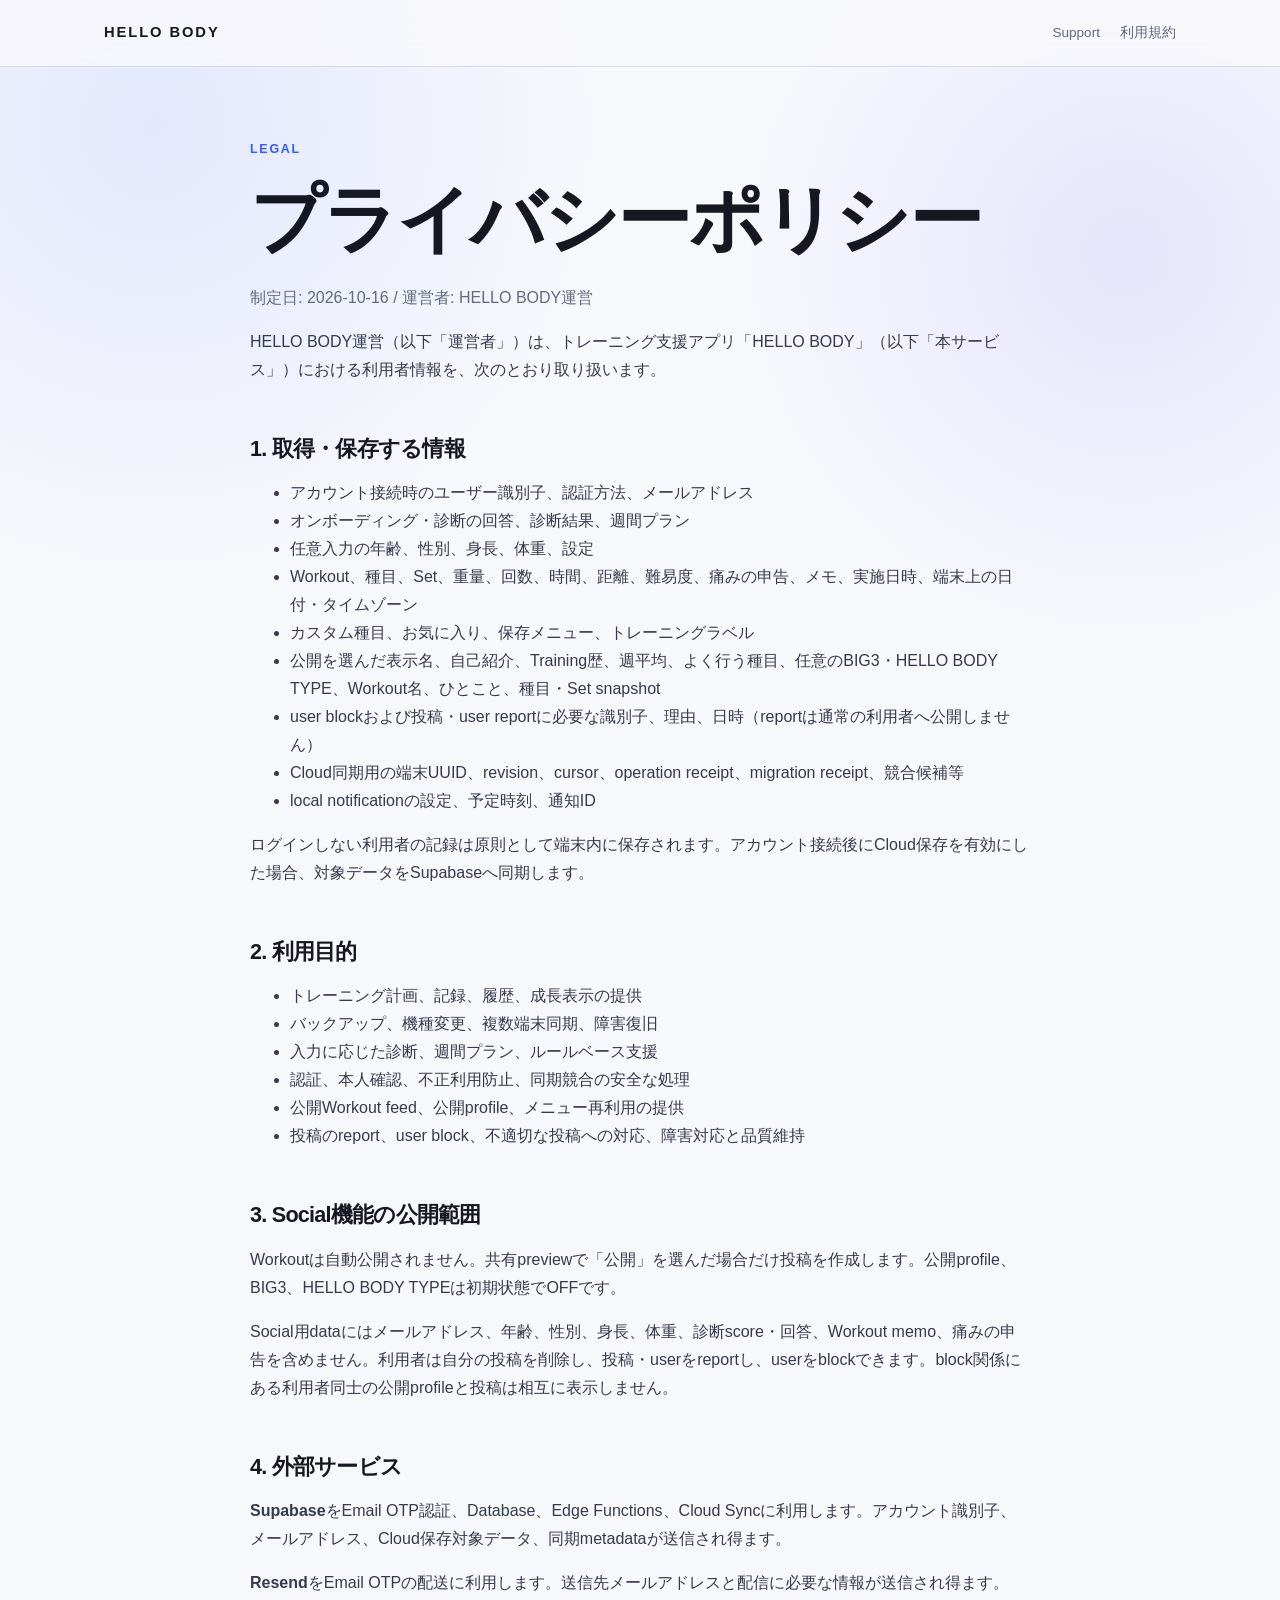
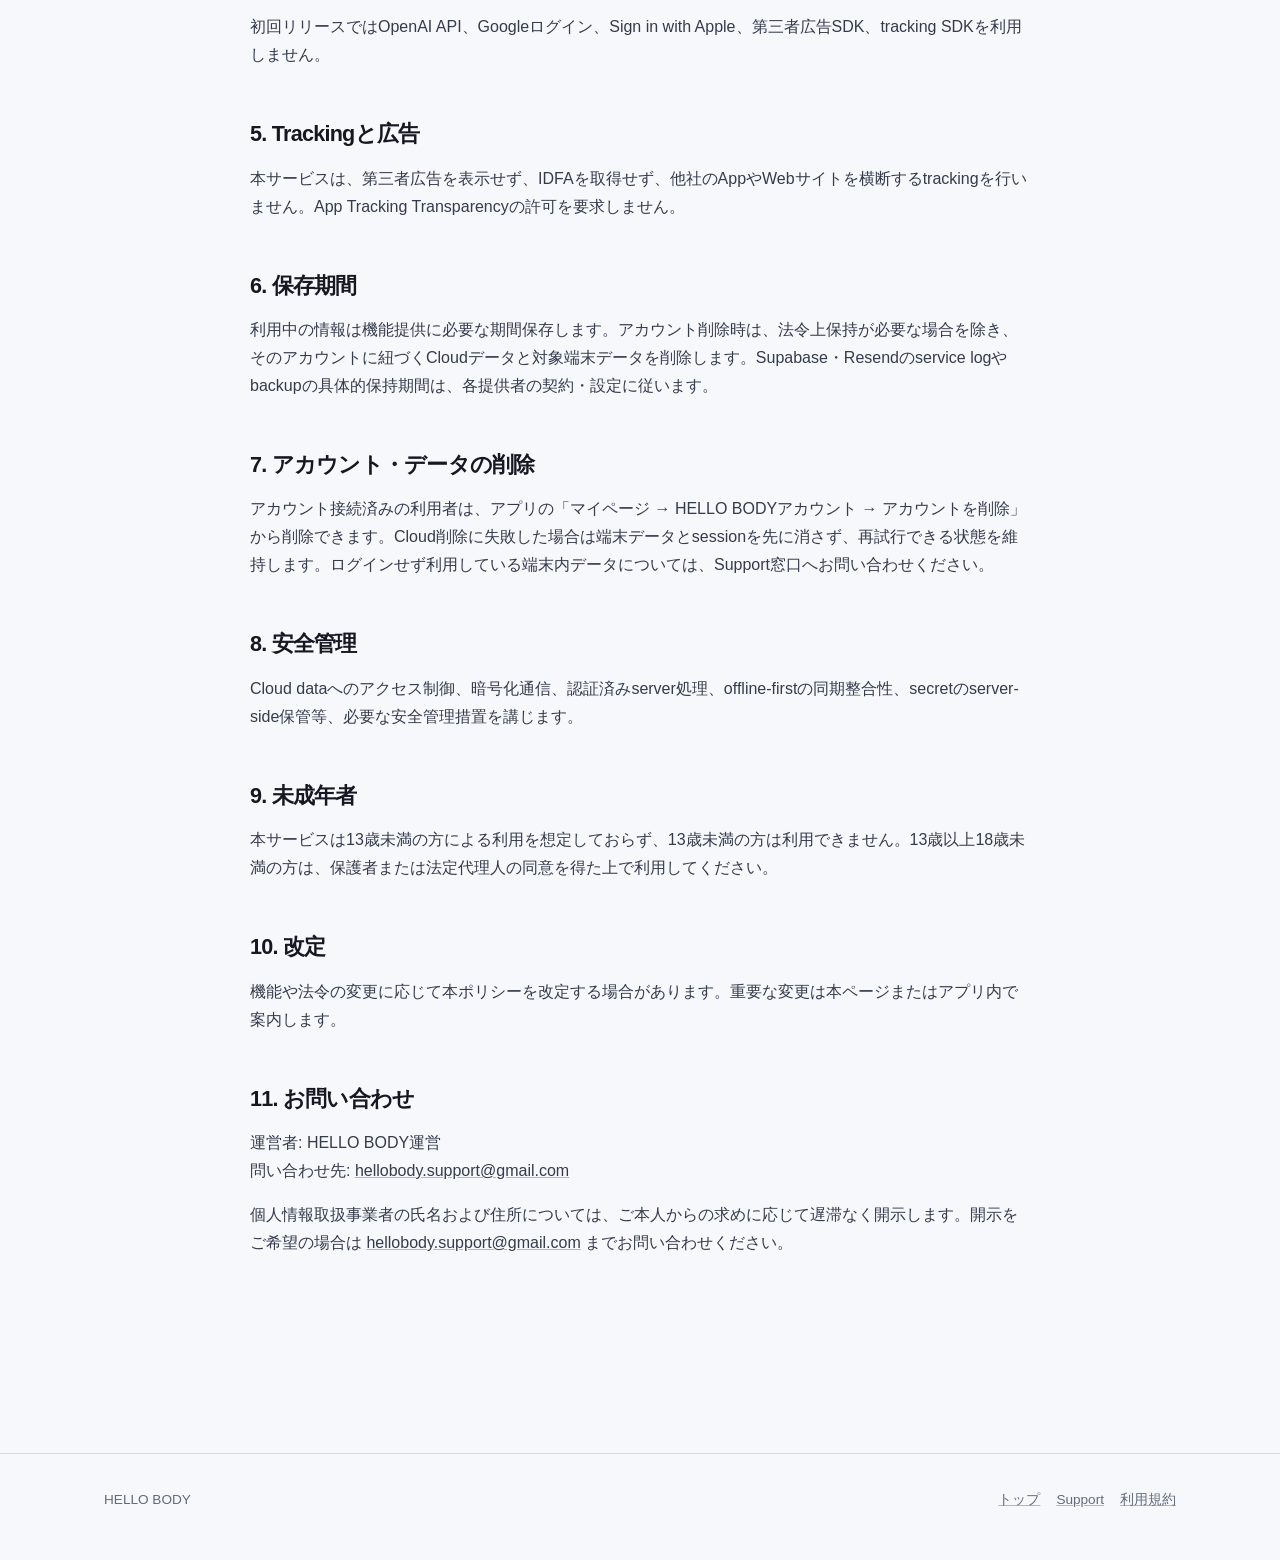
<file: privacy/index.html>
<!doctype html>
<html lang="ja">
<head>
  <meta charset="utf-8">
  <meta name="viewport" content="width=device-width, initial-scale=1">
  <meta name="description" content="HELLO BODYのプライバシーポリシー">
  <title>プライバシーポリシー | HELLO BODY</title>
  <link rel="stylesheet" href="../assets/site.css">
</head>
<body>
  <header class="site-header"><nav class="nav" aria-label="メインナビゲーション"><a class="brand" href="/">HELLO BODY</a><div class="nav-links"><a href="/support/">Support</a><a href="/terms/">利用規約</a></div></nav></header>
  <main class="legal">
    <div class="eyebrow">LEGAL</div>
    <h1>プライバシーポリシー</h1>
    <p class="meta">制定日: 2026-10-16 / 運営者: HELLO BODY運営</p>
    <p>HELLO BODY運営（以下「運営者」）は、トレーニング支援アプリ「HELLO BODY」（以下「本サービス」）における利用者情報を、次のとおり取り扱います。</p>

    <h2>1. 取得・保存する情報</h2>
    <ul>
      <li>アカウント接続時のユーザー識別子、認証方法、メールアドレス</li>
      <li>オンボーディング・診断の回答、診断結果、週間プラン</li>
      <li>任意入力の年齢、性別、身長、体重、設定</li>
      <li>Workout、種目、Set、重量、回数、時間、距離、難易度、痛みの申告、メモ、実施日時、端末上の日付・タイムゾーン</li>
      <li>カスタム種目、お気に入り、保存メニュー、トレーニングラベル</li>
      <li>公開を選んだ表示名、自己紹介、Training歴、週平均、よく行う種目、任意のBIG3・HELLO BODY TYPE、Workout名、ひとこと、種目・Set snapshot</li>
      <li>user blockおよび投稿・user reportに必要な識別子、理由、日時（reportは通常の利用者へ公開しません）</li>
      <li>Cloud同期用の端末UUID、revision、cursor、operation receipt、migration receipt、競合候補等</li>
      <li>local notificationの設定、予定時刻、通知ID</li>
    </ul>
    <p>ログインしない利用者の記録は原則として端末内に保存されます。アカウント接続後にCloud保存を有効にした場合、対象データをSupabaseへ同期します。</p>

    <h2>2. 利用目的</h2>
    <ul>
      <li>トレーニング計画、記録、履歴、成長表示の提供</li>
      <li>バックアップ、機種変更、複数端末同期、障害復旧</li>
      <li>入力に応じた診断、週間プラン、ルールベース支援</li>
      <li>認証、本人確認、不正利用防止、同期競合の安全な処理</li>
      <li>公開Workout feed、公開profile、メニュー再利用の提供</li>
      <li>投稿のreport、user block、不適切な投稿への対応、障害対応と品質維持</li>
    </ul>

    <h2>3. Social機能の公開範囲</h2>
    <p>Workoutは自動公開されません。共有previewで「公開」を選んだ場合だけ投稿を作成します。公開profile、BIG3、HELLO BODY TYPEは初期状態でOFFです。</p>
    <p>Social用dataにはメールアドレス、年齢、性別、身長、体重、診断score・回答、Workout memo、痛みの申告を含めません。利用者は自分の投稿を削除し、投稿・userをreportし、userをblockできます。block関係にある利用者同士の公開profileと投稿は相互に表示しません。</p>

    <h2>4. 外部サービス</h2>
    <p><strong>Supabase</strong>をEmail OTP認証、Database、Edge Functions、Cloud Syncに利用します。アカウント識別子、メールアドレス、Cloud保存対象データ、同期metadataが送信され得ます。</p>
    <p><strong>Resend</strong>をEmail OTPの配送に利用します。送信先メールアドレスと配信に必要な情報が送信され得ます。</p>
    <p>初回リリースではOpenAI API、Googleログイン、Sign in with Apple、第三者広告SDK、tracking SDKを利用しません。</p>

    <h2>5. Trackingと広告</h2>
    <p>本サービスは、第三者広告を表示せず、IDFAを取得せず、他社のAppやWebサイトを横断するtrackingを行いません。App Tracking Transparencyの許可を要求しません。</p>

    <h2>6. 保存期間</h2>
    <p>利用中の情報は機能提供に必要な期間保存します。アカウント削除時は、法令上保持が必要な場合を除き、そのアカウントに紐づくCloudデータと対象端末データを削除します。Supabase・Resendのservice logやbackupの具体的保持期間は、各提供者の契約・設定に従います。</p>

    <h2>7. アカウント・データの削除</h2>
    <p>アカウント接続済みの利用者は、アプリの「マイページ → HELLO BODYアカウント → アカウントを削除」から削除できます。Cloud削除に失敗した場合は端末データとsessionを先に消さず、再試行できる状態を維持します。ログインせず利用している端末内データについては、Support窓口へお問い合わせください。</p>

    <h2>8. 安全管理</h2>
    <p>Cloud dataへのアクセス制御、暗号化通信、認証済みserver処理、offline-firstの同期整合性、secretのserver-side保管等、必要な安全管理措置を講じます。</p>

    <h2>9. 未成年者</h2>
    <p>本サービスは13歳未満の方による利用を想定しておらず、13歳未満の方は利用できません。13歳以上18歳未満の方は、保護者または法定代理人の同意を得た上で利用してください。</p>

    <h2>10. 改定</h2>
    <p>機能や法令の変更に応じて本ポリシーを改定する場合があります。重要な変更は本ページまたはアプリ内で案内します。</p>

    <h2>11. お問い合わせ</h2>
    <p>運営者: HELLO BODY運営<br>問い合わせ先: <a href="mailto:hellobody.support@gmail.com">hellobody.support@gmail.com</a></p>
    <p>個人情報取扱事業者の氏名および住所については、ご本人からの求めに応じて遅滞なく開示します。開示をご希望の場合は <a href="mailto:hellobody.support@gmail.com">hellobody.support@gmail.com</a> までお問い合わせください。</p>

  </main>
  <footer class="site-footer"><div class="footer-row"><span>HELLO BODY</span><div class="footer-links"><a href="/">トップ</a><a href="/support/">Support</a><a href="/terms/">利用規約</a></div></div></footer>
</body>
</html>
</file>
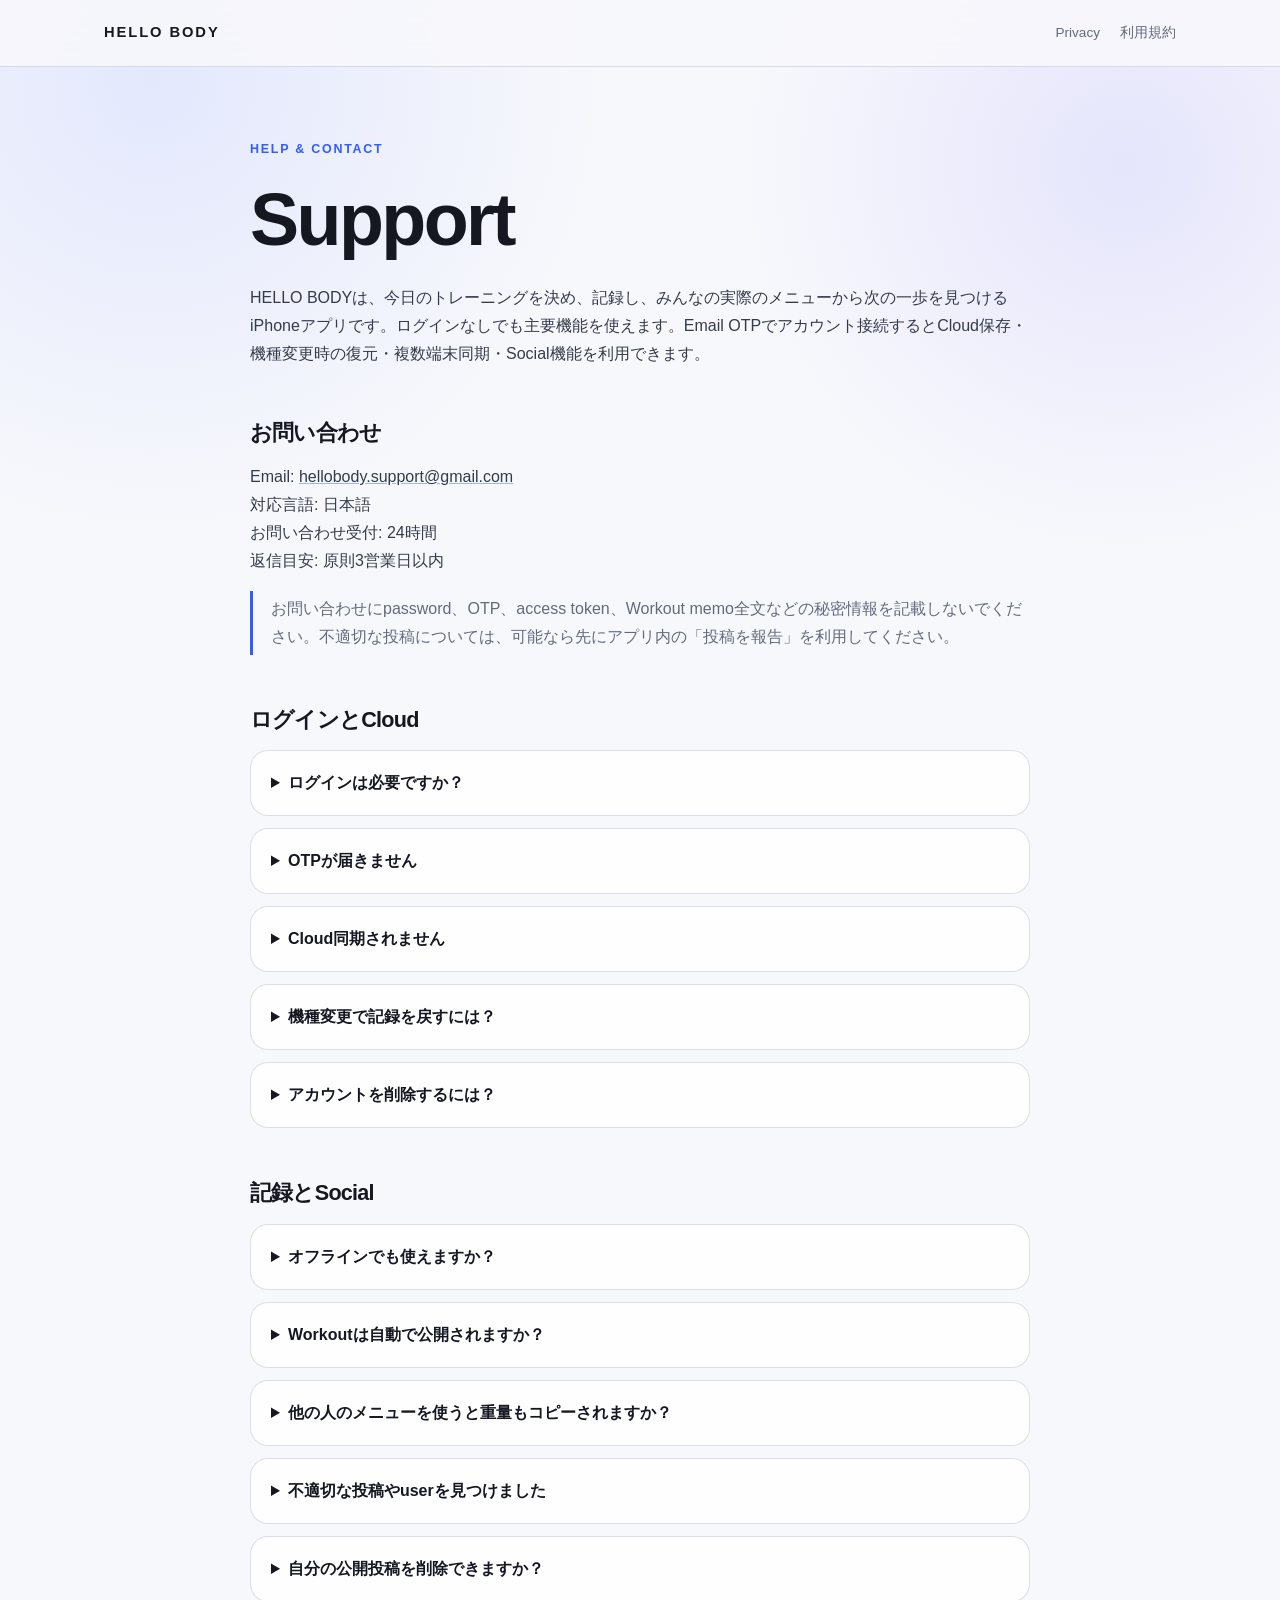
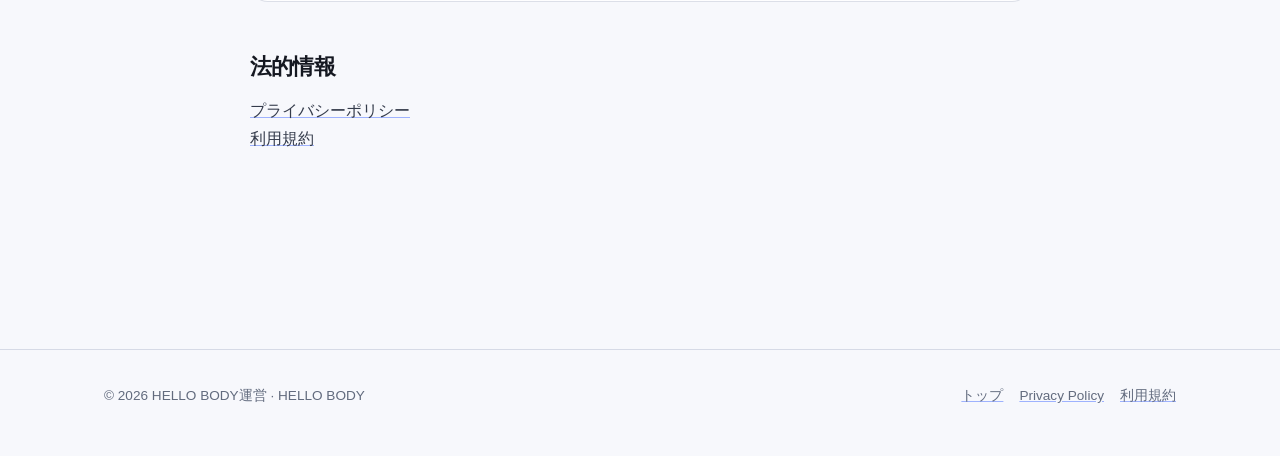
<file: support/index.html>
<!doctype html>
<html lang="ja">
<head>
  <meta charset="utf-8">
  <meta name="viewport" content="width=device-width, initial-scale=1">
  <meta name="description" content="HELLO BODYのSupportとよくある質問">
  <title>Support | HELLO BODY</title>
  <link rel="stylesheet" href="../assets/site.css">
</head>
<body>
  <header class="site-header"><nav class="nav" aria-label="メインナビゲーション"><a class="brand" href="/">HELLO BODY</a><div class="nav-links"><a href="/privacy/">Privacy</a><a href="/terms/">利用規約</a></div></nav></header>
  <main class="legal">
    <div class="eyebrow">HELP &amp; CONTACT</div>
    <h1>Support</h1>
    <p>HELLO BODYは、今日のトレーニングを決め、記録し、みんなの実際のメニューから次の一歩を見つけるiPhoneアプリです。ログインなしでも主要機能を使えます。Email OTPでアカウント接続するとCloud保存・機種変更時の復元・複数端末同期・Social機能を利用できます。</p>

    <h2>お問い合わせ</h2>
    <p>Email: <a href="mailto:hellobody.support@gmail.com">hellobody.support@gmail.com</a><br>対応言語: 日本語<br>お問い合わせ受付: 24時間<br>返信目安: 原則3営業日以内</p>
    <p class="note">お問い合わせにpassword、OTP、access token、Workout memo全文などの秘密情報を記載しないでください。不適切な投稿については、可能なら先にアプリ内の「投稿を報告」を利用してください。</p>

    <h2>ログインとCloud</h2>
    <details><summary>ログインは必要ですか？</summary><p>必要ありません。端末内だけでonboarding、Workout記録、保存メニュー、履歴、成長表示を利用できます。Cloud保存・Restore・複数端末同期、Workout共有、report・blockにはEmail OTPによるアカウント接続が必要です。</p></details>
    <details><summary>OTPが届きません</summary><p>入力したemail、迷惑メール、受信拒否設定、通信状態を確認し、少し待ってから再送してください。送信元表示はHELLO BODYです。OTPや認証linkを他者へ共有しないでください。</p></details>
    <details><summary>Cloud同期されません</summary><p>アカウント画面でCloud保存がONか確認し、通信を戻して「もう一度同期する」を押してください。端末内の記録は先に保存されるため、未同期表示中にアプリを削除しないでください。解決しない場合は表示された状態と発生時刻をSupportへ連絡してください。</p></details>
    <details><summary>機種変更で記録を戻すには？</summary><p>旧端末でCloud保存が完了していることを確認します。新端末の初回画面で「すでにアカウントがある」を選び、同じemailでOTP認証するとRestoreが始まります。</p></details>
    <details><summary>アカウントを削除するには？</summary><p>アプリで「マイページ → HELLO BODYアカウント → アカウントを削除」を選びます。Cloud削除に成功した後、対象端末の関連dataとsessionが削除され、初回画面へ戻ります。この操作は元に戻せません。</p></details>

    <h2>記録とSocial</h2>
    <details><summary>オフラインでも使えますか？</summary><p>Workout記録などの主要機能は利用できます。Cloud同期とEmail OTP、Social feedは通信復帰後に行ってください。</p></details>
    <details><summary>Workoutは自動で公開されますか？</summary><p>自動公開されません。Workout完了後または過去の履歴から共有previewを開き、「公開」を確定した場合だけ「みんな」に表示されます。「非公開」を選んだ記録は投稿されません。</p></details>
    <details><summary>他の人のメニューを使うと重量もコピーされますか？</summary><p>コピーされるのは種目と予定セット数だけです。投稿者の重量や回数はコピーされないため、自分に合う値を入力してください。</p></details>
    <details><summary>不適切な投稿やuserを見つけました</summary><p>投稿右上のメニューから投稿のreportまたはuser blockを行えます。blockすると、お互いの公開profileと投稿が表示されなくなります。危険が差し迫る内容や生命・身体に関わる緊急事態は、アプリ内報告だけに頼らず、地域の緊急機関へ連絡してください。</p></details>
    <details><summary>自分の公開投稿を削除できますか？</summary><p>自分の投稿右上のメニューから削除できます。元の端末内Workout記録は削除されません。</p></details>

    <h2>法的情報</h2>
    <p><a href="/privacy/">プライバシーポリシー</a><br><a href="/terms/">利用規約</a></p>
  </main>
  <footer class="site-footer"><div class="footer-row"><span>© 2026 HELLO BODY運営 · HELLO BODY</span><div class="footer-links"><a href="/">トップ</a><a href="/privacy/">Privacy Policy</a><a href="/terms/">利用規約</a></div></div></footer>
</body>
</html>
</file>
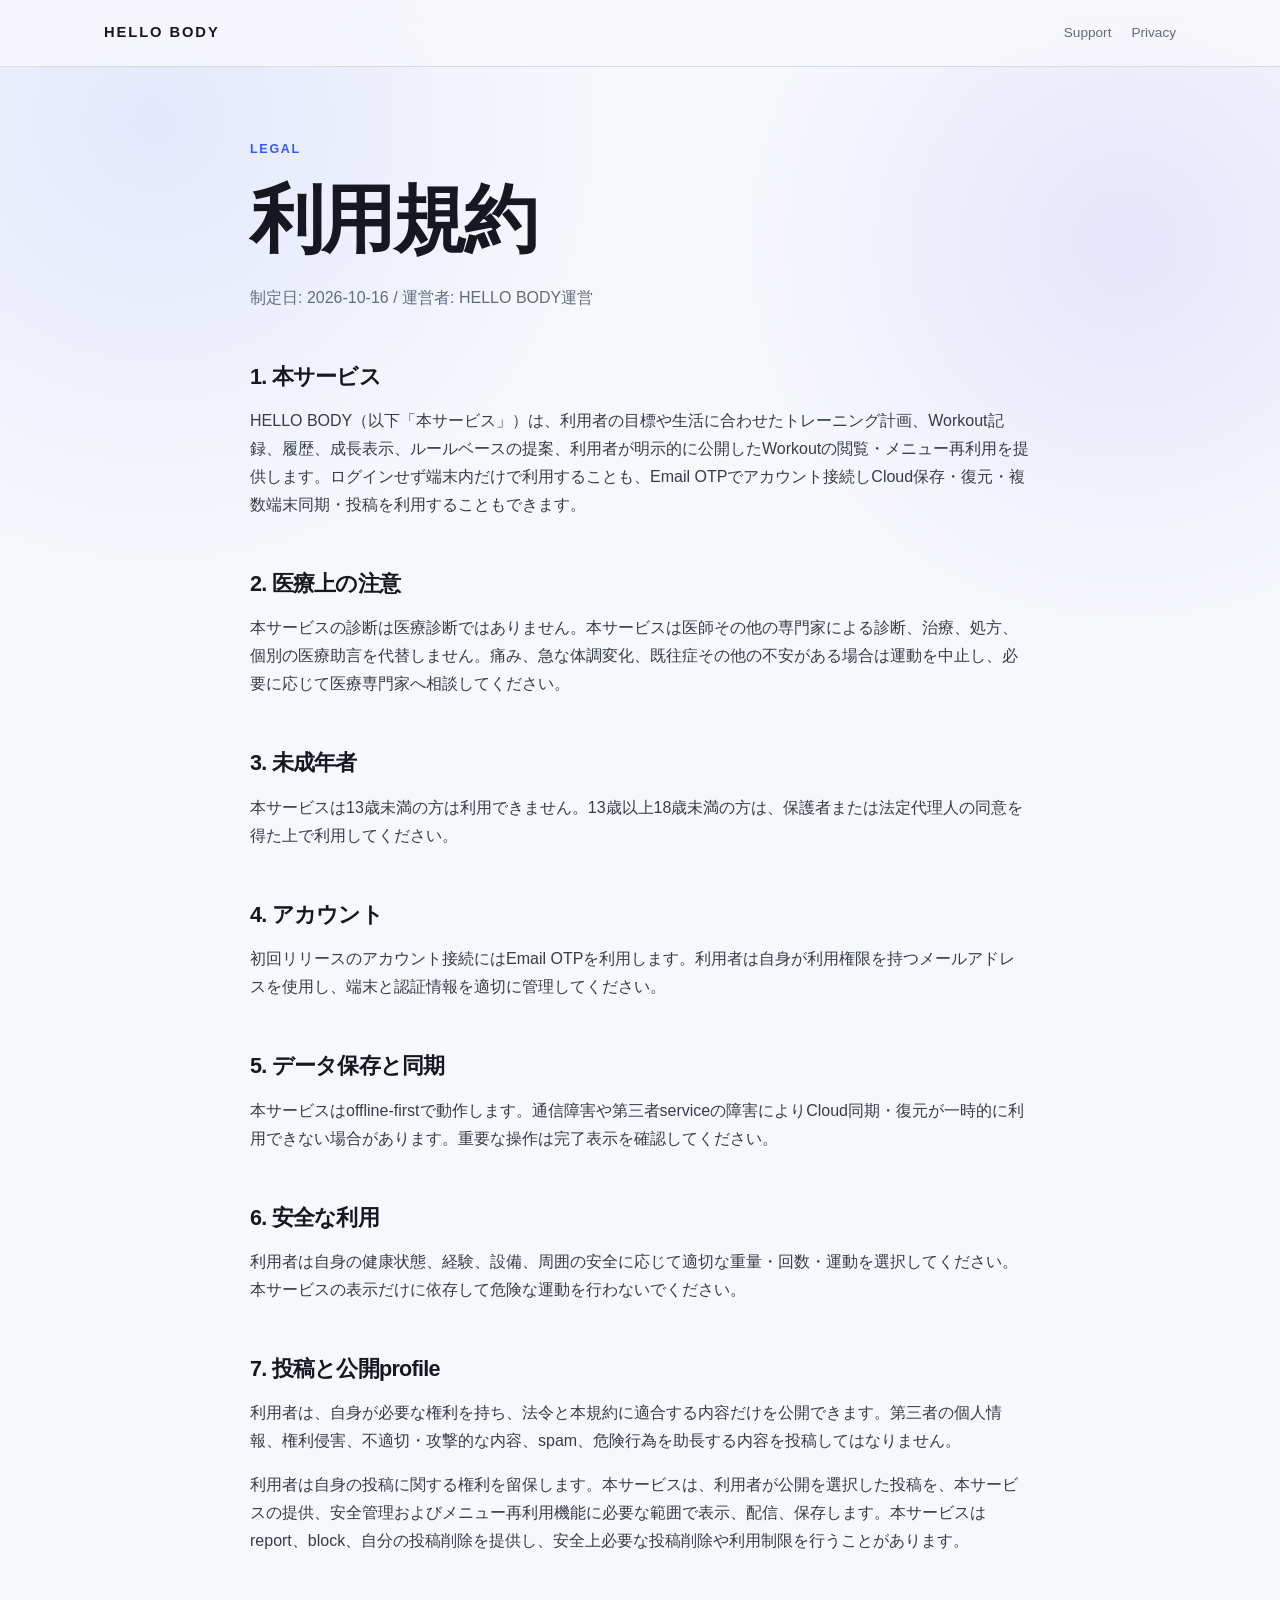
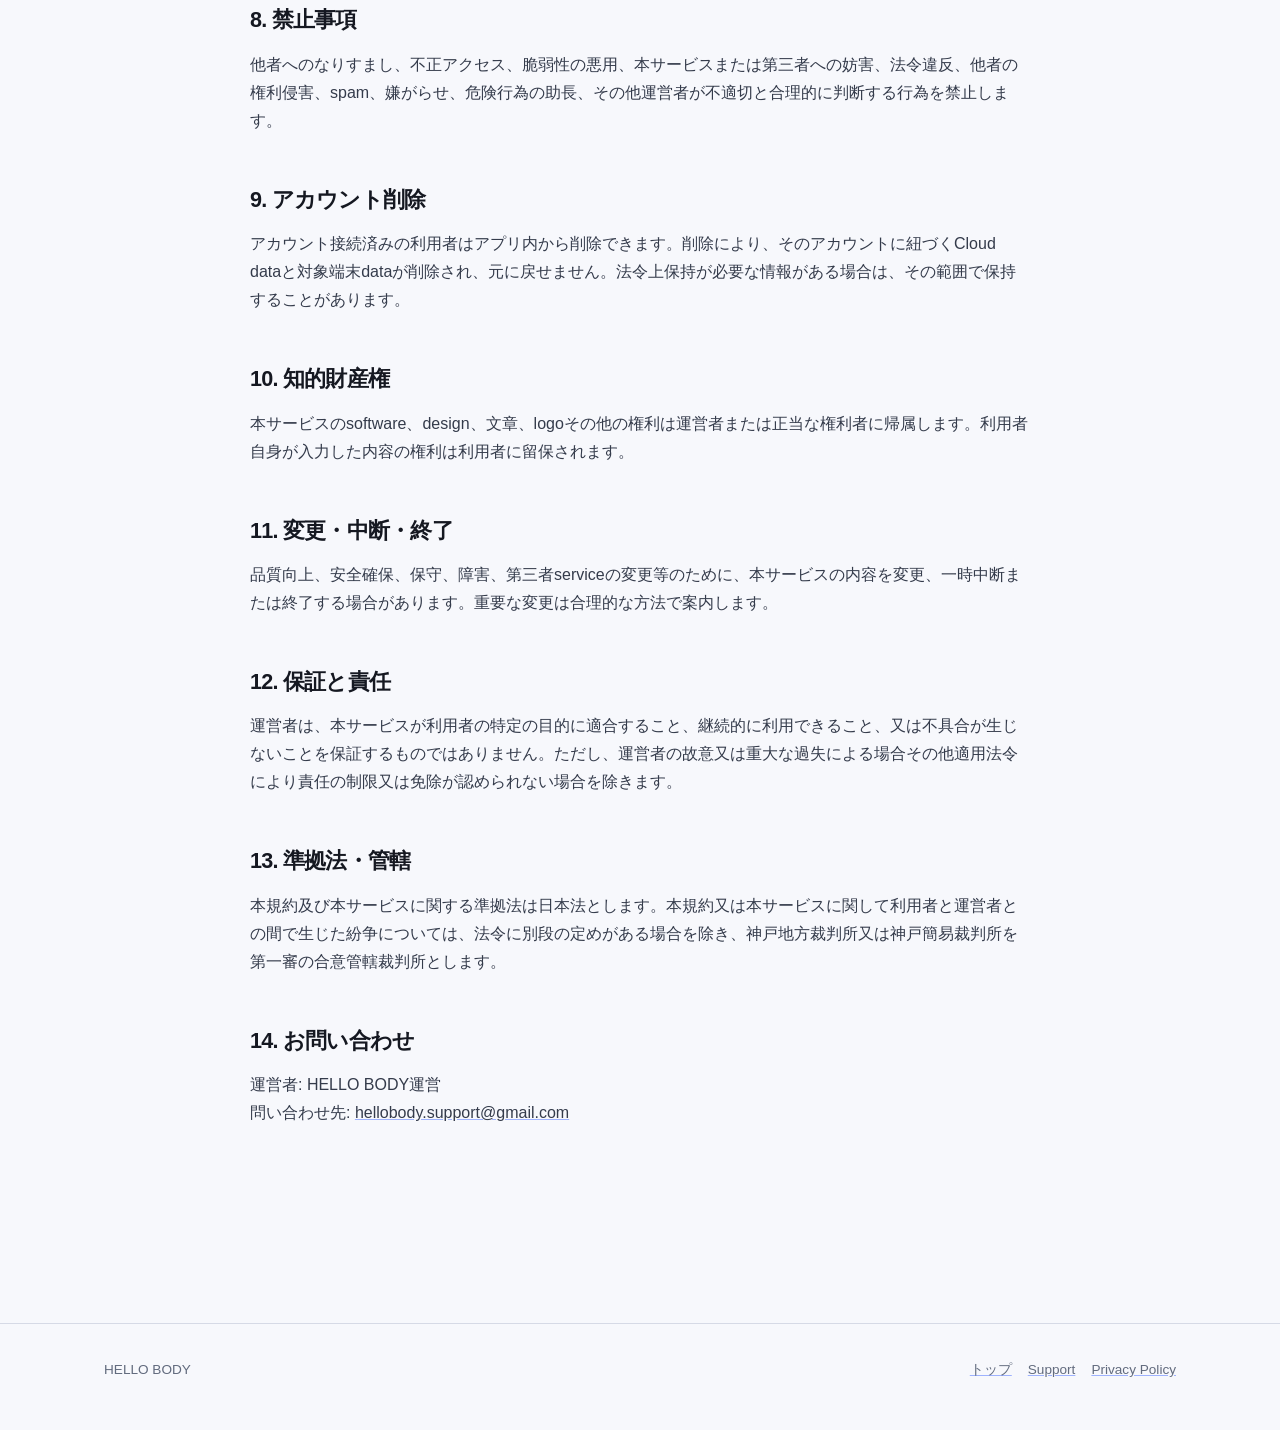
<file: terms/index.html>
<!doctype html>
<html lang="ja">
<head>
  <meta charset="utf-8">
  <meta name="viewport" content="width=device-width, initial-scale=1">
  <meta name="description" content="HELLO BODYの利用規約">
  <title>利用規約 | HELLO BODY</title>
  <link rel="stylesheet" href="../assets/site.css">
</head>
<body>
  <header class="site-header"><nav class="nav" aria-label="メインナビゲーション"><a class="brand" href="/">HELLO BODY</a><div class="nav-links"><a href="/support/">Support</a><a href="/privacy/">Privacy</a></div></nav></header>
  <main class="legal">
    <div class="eyebrow">LEGAL</div>
    <h1>利用規約</h1>
    <p class="meta">制定日: 2026-10-16 / 運営者: HELLO BODY運営</p>

    <h2>1. 本サービス</h2>
    <p>HELLO BODY（以下「本サービス」）は、利用者の目標や生活に合わせたトレーニング計画、Workout記録、履歴、成長表示、ルールベースの提案、利用者が明示的に公開したWorkoutの閲覧・メニュー再利用を提供します。ログインせず端末内だけで利用することも、Email OTPでアカウント接続しCloud保存・復元・複数端末同期・投稿を利用することもできます。</p>

    <h2>2. 医療上の注意</h2>
    <p>本サービスの診断は医療診断ではありません。本サービスは医師その他の専門家による診断、治療、処方、個別の医療助言を代替しません。痛み、急な体調変化、既往症その他の不安がある場合は運動を中止し、必要に応じて医療専門家へ相談してください。</p>

    <h2>3. 未成年者</h2>
    <p>本サービスは13歳未満の方は利用できません。13歳以上18歳未満の方は、保護者または法定代理人の同意を得た上で利用してください。</p>

    <h2>4. アカウント</h2>
    <p>初回リリースのアカウント接続にはEmail OTPを利用します。利用者は自身が利用権限を持つメールアドレスを使用し、端末と認証情報を適切に管理してください。</p>

    <h2>5. データ保存と同期</h2>
    <p>本サービスはoffline-firstで動作します。通信障害や第三者serviceの障害によりCloud同期・復元が一時的に利用できない場合があります。重要な操作は完了表示を確認してください。</p>

    <h2>6. 安全な利用</h2>
    <p>利用者は自身の健康状態、経験、設備、周囲の安全に応じて適切な重量・回数・運動を選択してください。本サービスの表示だけに依存して危険な運動を行わないでください。</p>

    <h2>7. 投稿と公開profile</h2>
    <p>利用者は、自身が必要な権利を持ち、法令と本規約に適合する内容だけを公開できます。第三者の個人情報、権利侵害、不適切・攻撃的な内容、spam、危険行為を助長する内容を投稿してはなりません。</p>
    <p>利用者は自身の投稿に関する権利を留保します。本サービスは、利用者が公開を選択した投稿を、本サービスの提供、安全管理およびメニュー再利用機能に必要な範囲で表示、配信、保存します。本サービスはreport、block、自分の投稿削除を提供し、安全上必要な投稿削除や利用制限を行うことがあります。</p>

    <h2>8. 禁止事項</h2>
    <p>他者へのなりすまし、不正アクセス、脆弱性の悪用、本サービスまたは第三者への妨害、法令違反、他者の権利侵害、spam、嫌がらせ、危険行為の助長、その他運営者が不適切と合理的に判断する行為を禁止します。</p>

    <h2>9. アカウント削除</h2>
    <p>アカウント接続済みの利用者はアプリ内から削除できます。削除により、そのアカウントに紐づくCloud dataと対象端末dataが削除され、元に戻せません。法令上保持が必要な情報がある場合は、その範囲で保持することがあります。</p>

    <h2>10. 知的財産権</h2>
    <p>本サービスのsoftware、design、文章、logoその他の権利は運営者または正当な権利者に帰属します。利用者自身が入力した内容の権利は利用者に留保されます。</p>

    <h2>11. 変更・中断・終了</h2>
    <p>品質向上、安全確保、保守、障害、第三者serviceの変更等のために、本サービスの内容を変更、一時中断または終了する場合があります。重要な変更は合理的な方法で案内します。</p>

    <h2>12. 保証と責任</h2>
    <p>運営者は、本サービスが利用者の特定の目的に適合すること、継続的に利用できること、又は不具合が生じないことを保証するものではありません。ただし、運営者の故意又は重大な過失による場合その他適用法令により責任の制限又は免除が認められない場合を除きます。</p>

    <h2>13. 準拠法・管轄</h2>
    <p>本規約及び本サービスに関する準拠法は日本法とします。本規約又は本サービスに関して利用者と運営者との間で生じた紛争については、法令に別段の定めがある場合を除き、神戸地方裁判所又は神戸簡易裁判所を第一審の合意管轄裁判所とします。</p>

    <h2>14. お問い合わせ</h2>
    <p>運営者: HELLO BODY運営<br>問い合わせ先: <a href="mailto:hellobody.support@gmail.com">hellobody.support@gmail.com</a></p>

  </main>
  <footer class="site-footer"><div class="footer-row"><span>HELLO BODY</span><div class="footer-links"><a href="/">トップ</a><a href="/support/">Support</a><a href="/privacy/">Privacy Policy</a></div></div></footer>
</body>
</html>
</file>
<file: assets/site.css>
:root {
  color-scheme: light;
  --paper: #f7f8fc;
  --surface: rgba(255, 255, 255, 0.84);
  --ink: #151821;
  --muted: #626b7e;
  --line: rgba(47, 67, 115, 0.16);
  --blue: #315cff;
  --violet: #655cff;
  --soft-blue: #eaf0ff;
  --radius: 28px;
  font-family: Inter, ui-sans-serif, -apple-system, BlinkMacSystemFont,
    "Hiragino Sans", "Yu Gothic", sans-serif;
}

* { box-sizing: border-box; }
html { scroll-behavior: smooth; }
body {
  margin: 0;
  background:
    radial-gradient(circle at 12% 4%, rgba(167, 184, 255, .25), transparent 28rem),
    radial-gradient(circle at 88% 8%, rgba(101, 92, 255, .12), transparent 24rem),
    var(--paper);
  color: var(--ink);
  line-height: 1.75;
}
a { color: inherit; text-decoration-color: rgba(49, 92, 255, .45); }
a:hover { text-decoration-color: var(--blue); }
img { max-width: 100%; }

.site-header {
  position: sticky;
  top: 0;
  z-index: 10;
  border-bottom: 1px solid var(--line);
  background: rgba(247, 248, 252, .88);
  backdrop-filter: blur(16px);
}
.nav {
  max-width: 1120px;
  min-height: 66px;
  margin: auto;
  padding: 0 24px;
  display: flex;
  align-items: center;
  justify-content: space-between;
  gap: 24px;
}
.brand {
  font-size: .92rem;
  font-weight: 760;
  letter-spacing: .13em;
  text-decoration: none;
}
.nav-links { display: flex; align-items: center; gap: 20px; }
.nav-links a { color: var(--muted); font-size: .85rem; text-decoration: none; }

.page, .legal { width: min(1120px, calc(100% - 40px)); margin: auto; }
.hero {
  min-height: 670px;
  padding: 96px 0 72px;
  display: grid;
  grid-template-columns: minmax(0, 1.05fr) minmax(320px, .95fr);
  align-items: center;
  gap: clamp(44px, 8vw, 110px);
}
.eyebrow { color: var(--blue); font-weight: 730; letter-spacing: .14em; font-size: .78rem; }
h1, h2, h3 { line-height: 1.18; letter-spacing: -.035em; }
h1 {
  margin: 16px 0 20px;
  font-size: clamp(2.85rem, 4.8vw, 4.5rem);
}
.hero-title-line {
  display: block;
  white-space: nowrap;
  word-break: keep-all;
}
.hero-copy { max-width: 34rem; color: var(--muted); font-size: clamp(1.05rem, 2vw, 1.25rem); }
.hero-links { display: flex; flex-wrap: wrap; gap: 12px; margin-top: 32px; }
.button {
  display: inline-flex;
  align-items: center;
  justify-content: center;
  min-height: 48px;
  padding: 0 20px;
  border-radius: 999px;
  border: 1px solid var(--line);
  background: var(--surface);
  text-decoration: none;
  font-weight: 680;
}
.button.primary { color: #fff; border-color: transparent; background: linear-gradient(135deg, var(--blue), var(--violet)); }

.door-stage {
  position: relative;
  min-height: 440px;
  border-radius: 48px;
  overflow: hidden;
  background: linear-gradient(150deg, #fff 10%, #eef2ff 56%, #ddd9ff);
  box-shadow: 0 32px 80px rgba(40, 53, 102, .15);
}
.door-stage::before, .door-stage::after {
  content: "";
  position: absolute;
  top: 76px;
  width: 34%;
  height: 58%;
  filter: drop-shadow(0 20px 24px rgba(49, 92, 255, .2));
}
.door-stage::before {
  left: 13%;
  border-radius: 22px 8px 8px 22px;
  background: linear-gradient(135deg, #1768ff, #83adff);
  clip-path: polygon(0 0, 100% 17%, 100% 82%, 0 100%);
}
.door-stage::after {
  right: 13%;
  border-radius: 8px 22px 22px 8px;
  background: linear-gradient(135deg, #7b5cff, #4b2eea);
  clip-path: polygon(0 17%, 100% 0, 100% 100%, 0 82%);
}
.door-light {
  position: absolute;
  inset: 42% 34% auto;
  height: 18px;
  border-radius: 999px;
  background: var(--violet);
  box-shadow: 0 0 28px rgba(101, 92, 255, .6);
}
.door-floor {
  position: absolute;
  left: 22%; right: 22%; bottom: -8%; height: 42%;
  background: linear-gradient(to bottom, rgba(255,255,255,.96), rgba(124,145,255,.08));
  clip-path: polygon(36% 0, 64% 0, 100% 100%, 0 100%);
}
.door-caption { position: absolute; left: 30px; bottom: 24px; color: #536078; font-size: .78rem; letter-spacing: .13em; }

.section { padding: 94px 0; }
.section-heading { max-width: 650px; margin-bottom: 42px; }
.section h2 { margin: 10px 0 14px; font-size: clamp(2rem, 4.5vw, 3.7rem); }
.section-heading p { color: var(--muted); }
.feature-grid { display: grid; grid-template-columns: repeat(2, minmax(0, 1fr)); gap: 16px; }
.feature {
  min-height: 250px;
  padding: clamp(24px, 4vw, 38px);
  border: 1px solid var(--line);
  border-radius: var(--radius);
  background: var(--surface);
  box-shadow: 0 16px 44px rgba(37, 51, 94, .06);
}
.feature-number { color: var(--blue); font: 700 .78rem/1 ui-monospace, SFMono-Regular, Menlo, monospace; }
.feature h3 { margin: 38px 0 12px; font-size: 1.45rem; }
.feature p { margin: 0; color: var(--muted); }
.privacy-card {
  padding: clamp(28px, 5vw, 58px);
  border-radius: 36px;
  color: #fff;
  background: #181b25;
  display: grid;
  grid-template-columns: 1fr auto;
  align-items: end;
  gap: 28px;
}
.privacy-card h2 { margin: 0 0 14px; }
.privacy-card p { color: #bbc1d1; max-width: 660px; }
.privacy-card .button { background: #fff; color: #181b25; }

.legal { max-width: 780px; padding: 72px 0 100px; }
.legal h1 { font-size: clamp(2.5rem, 8vw, 4.6rem); }
.legal h2 { margin-top: 52px; font-size: 1.35rem; }
.legal h3 { margin-top: 30px; font-size: 1.05rem; }
.legal p, .legal li { color: #343b4b; }
.meta, .note { color: var(--muted) !important; }
.note { border-left: 3px solid var(--blue); padding: 4px 0 4px 18px; }
.legal details { margin: 12px 0; padding: 18px 20px; border: 1px solid var(--line); border-radius: 18px; background: var(--surface); }
.legal summary { cursor: pointer; font-weight: 690; }
.legal table { width: 100%; border-collapse: collapse; }
.legal th, .legal td { padding: 12px; text-align: left; border-bottom: 1px solid var(--line); vertical-align: top; }

.site-footer {
  margin-top: 80px;
  padding: 34px 0 48px;
  border-top: 1px solid var(--line);
  color: var(--muted);
  font-size: .85rem;
}
.footer-row { max-width: 1120px; margin: auto; padding: 0 24px; display: flex; justify-content: space-between; gap: 28px; }
.footer-links { display: flex; flex-wrap: wrap; gap: 16px; }

@media (max-width: 760px) {
  .nav-links a:not(:last-child) { display: none; }
  .hero { min-height: auto; padding-top: 68px; grid-template-columns: 1fr; }
  h1 { font-size: clamp(2.5rem, 12vw, 3.5rem); }
  .door-stage { min-height: 350px; }
  .feature-grid { grid-template-columns: 1fr; }
  .privacy-card { grid-template-columns: 1fr; align-items: start; }
  .footer-row { flex-direction: column; }
}

@media (prefers-reduced-motion: reduce) {
  html { scroll-behavior: auto; }
}
</file>
